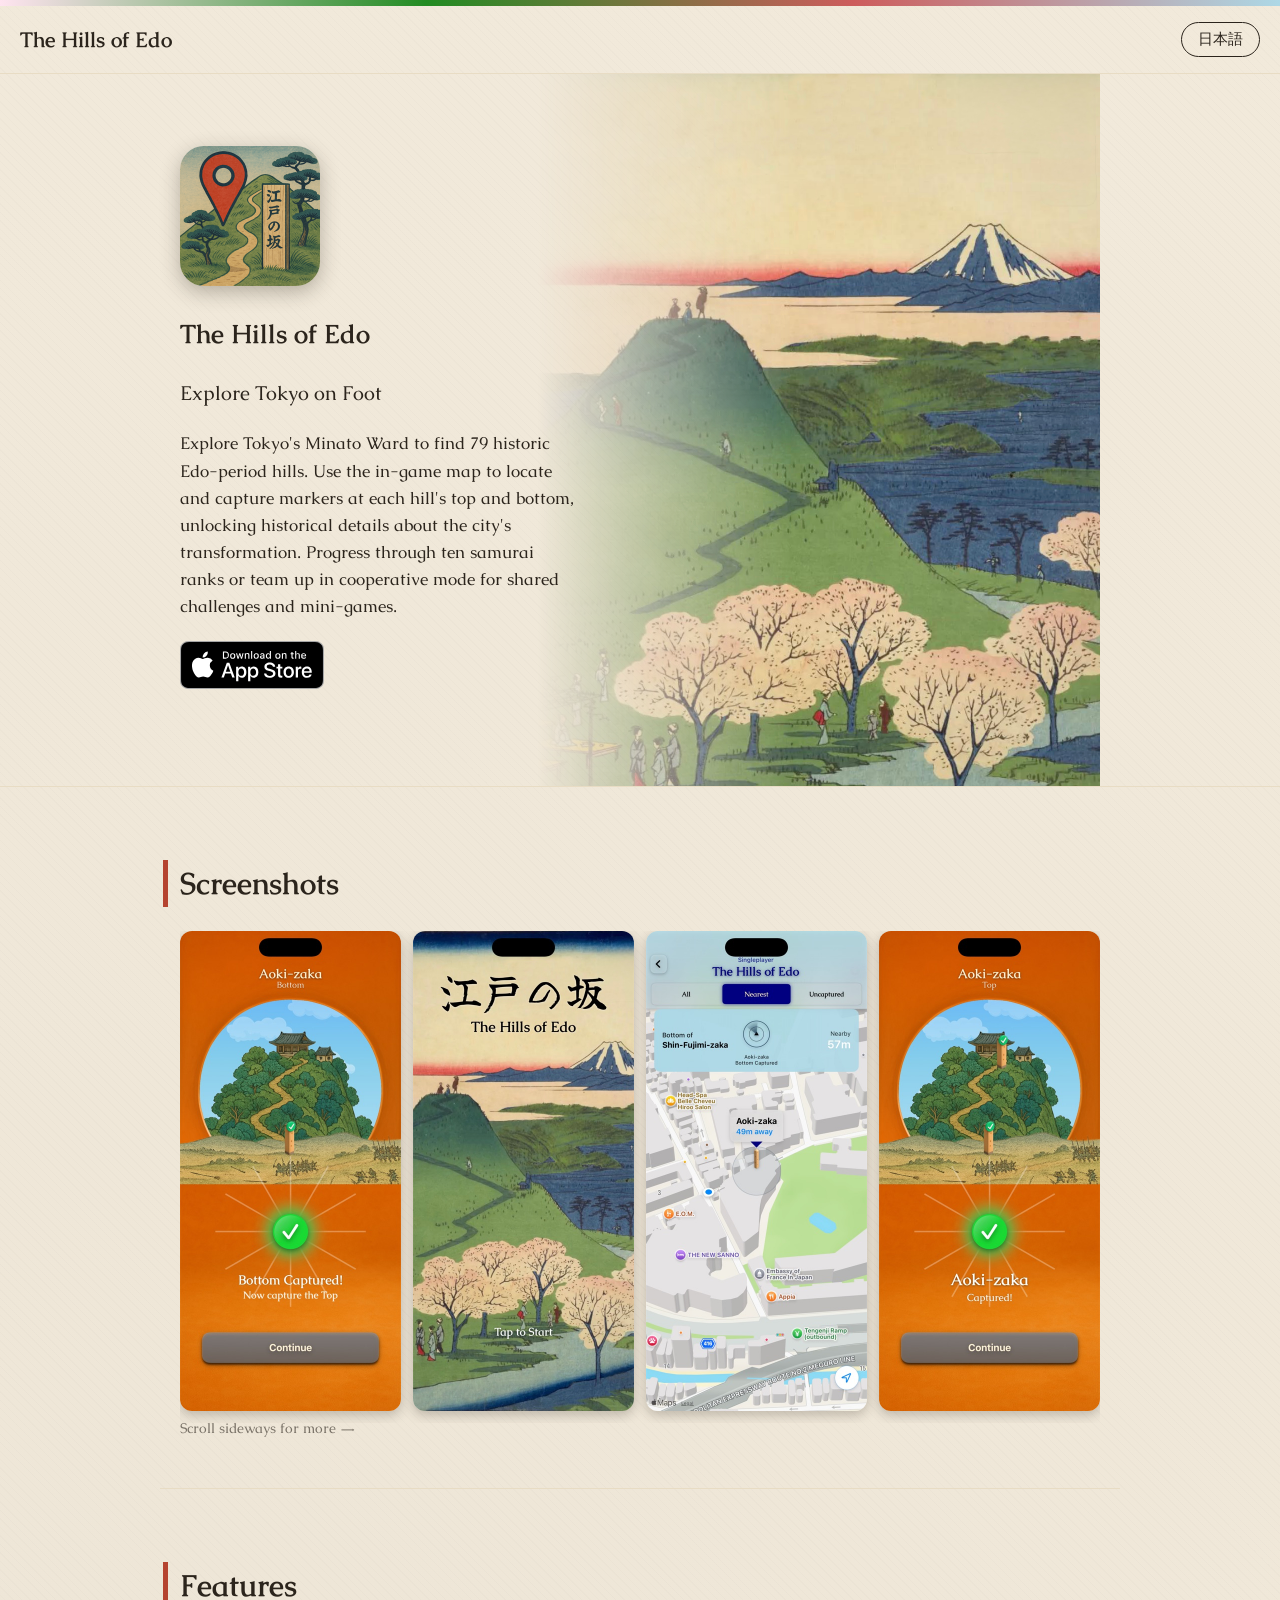
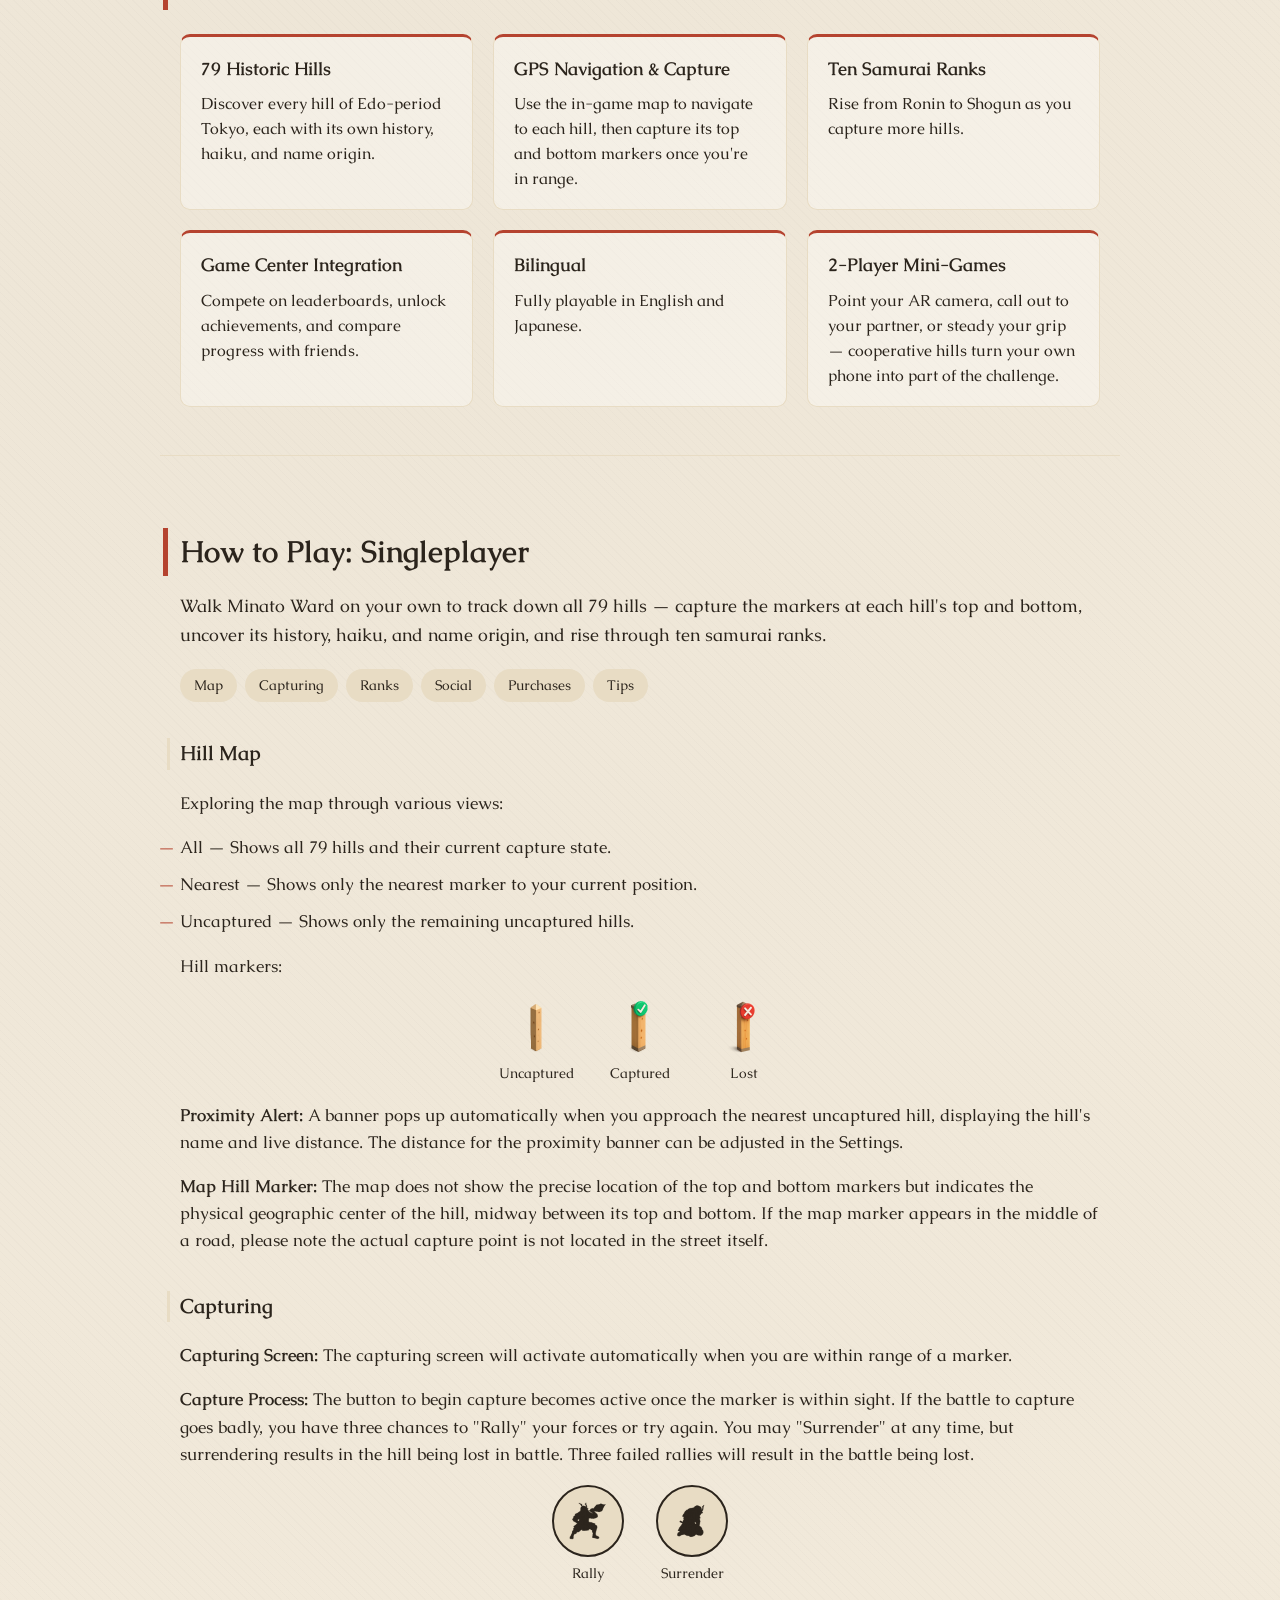
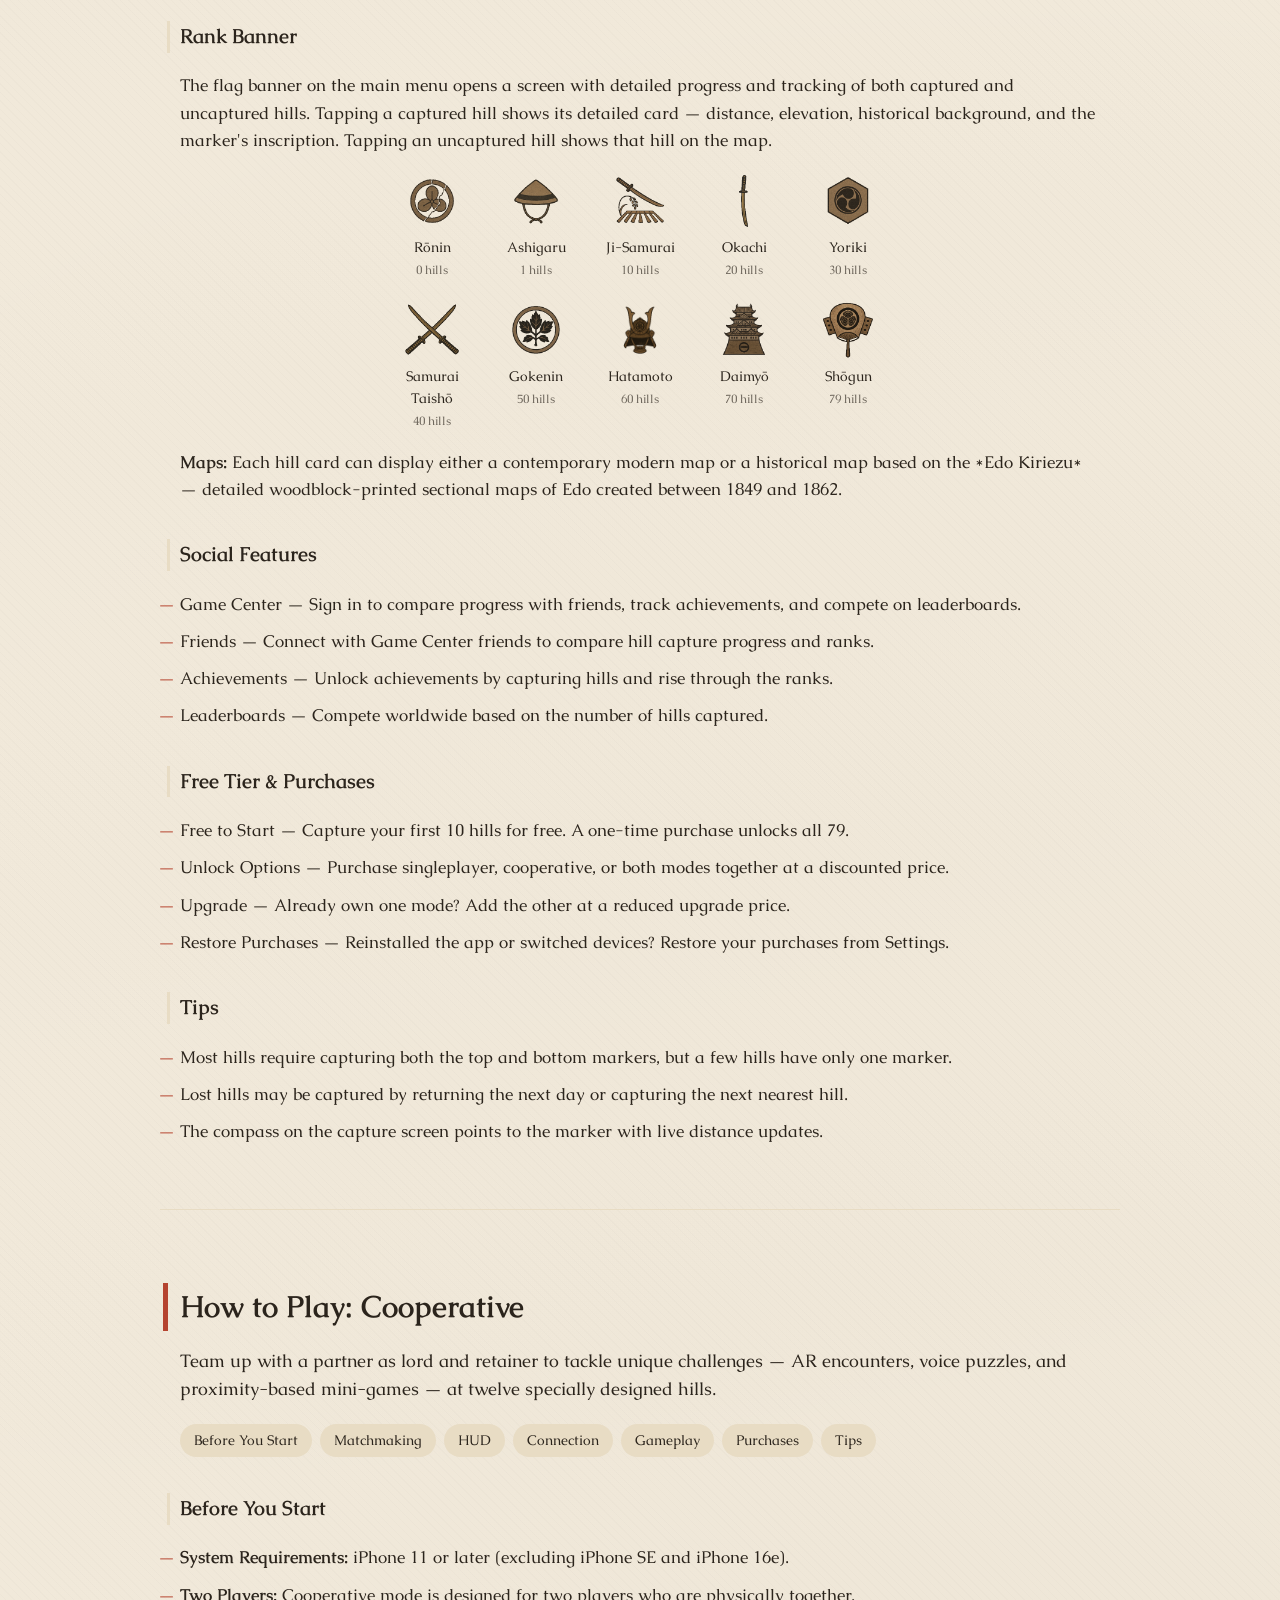
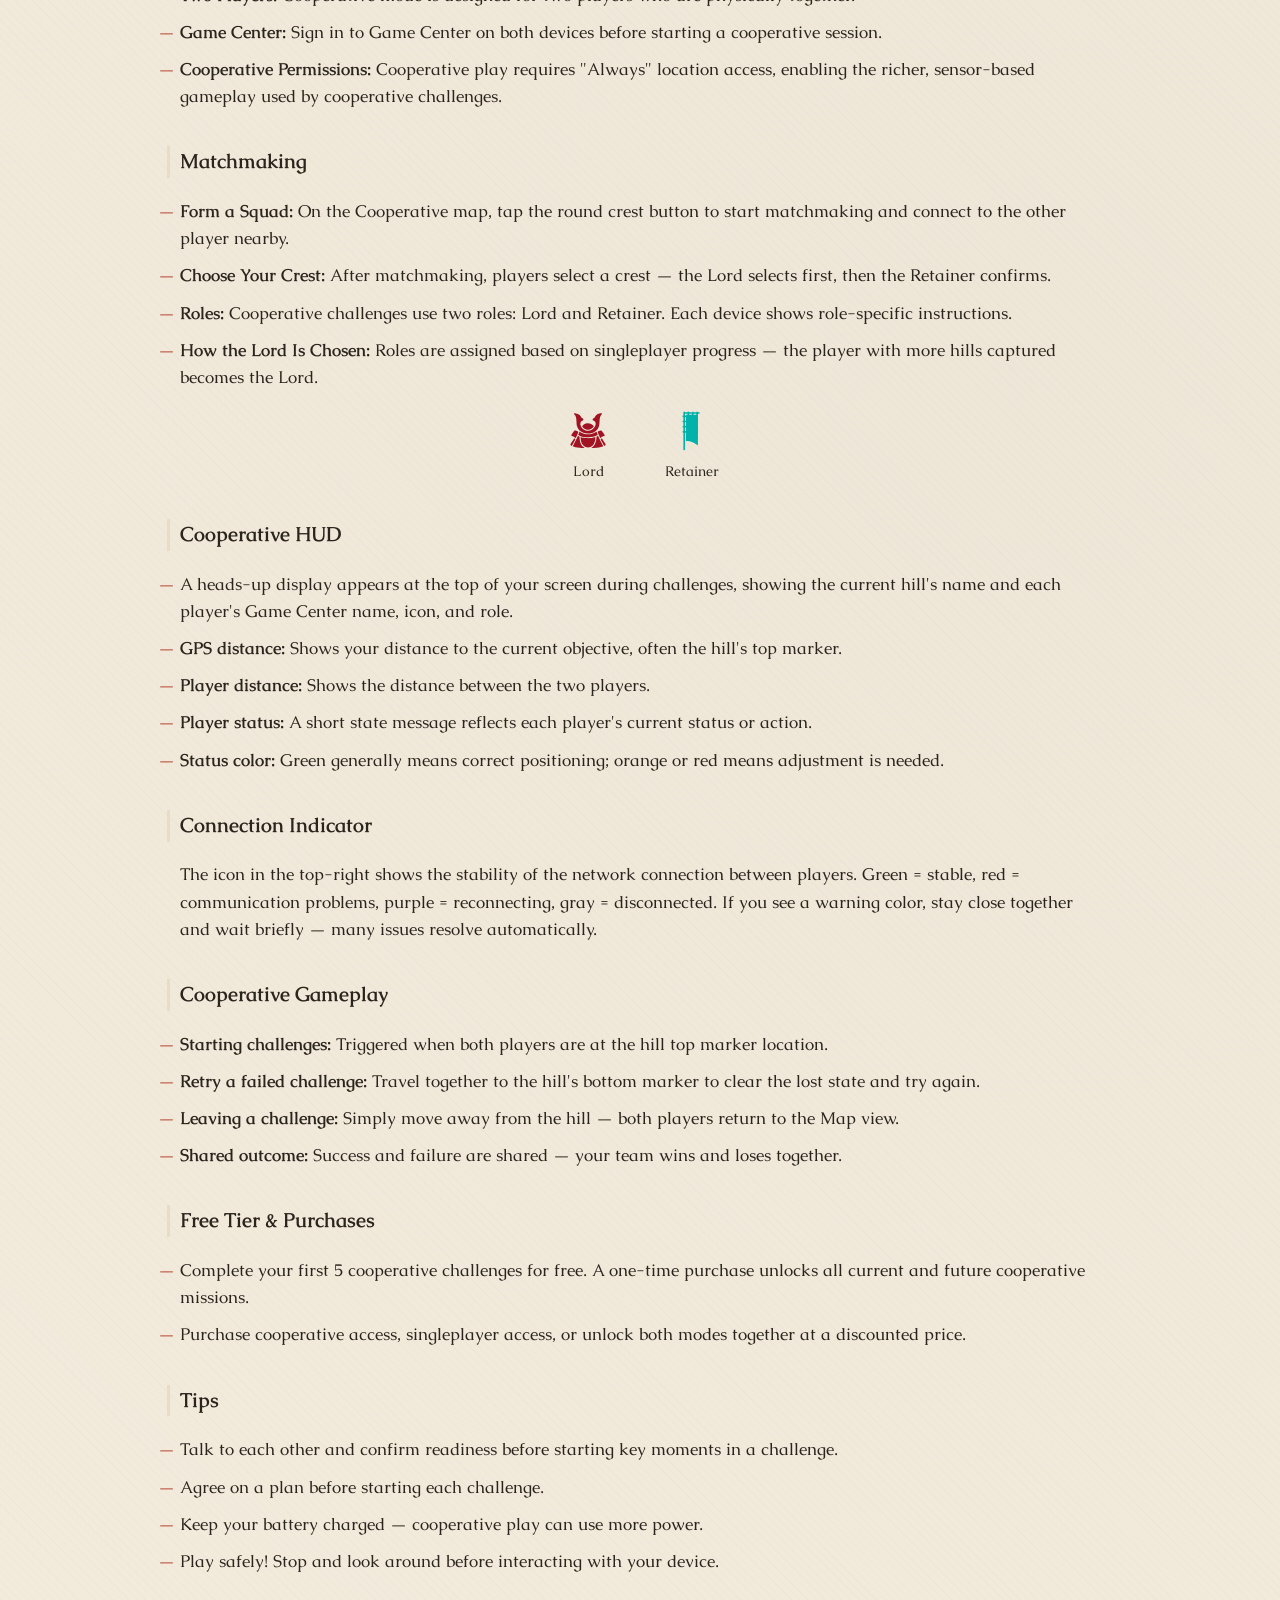
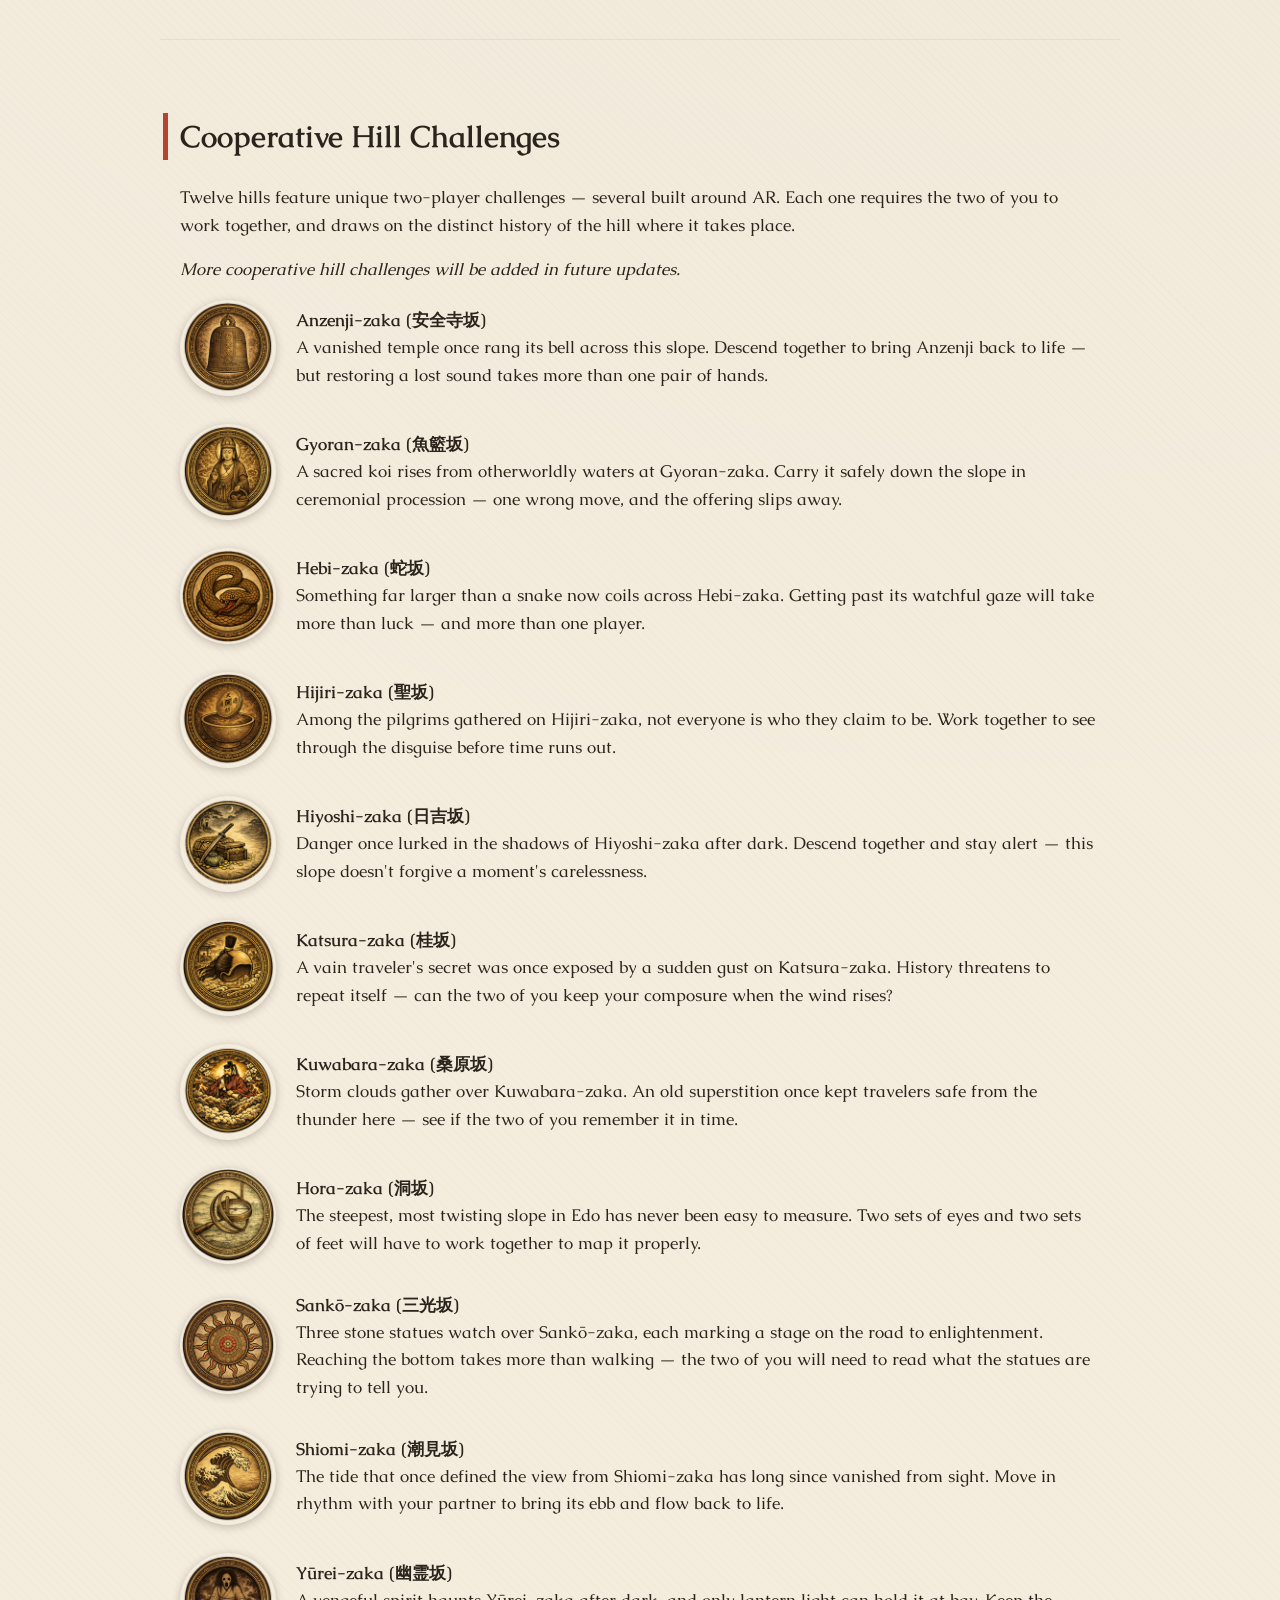
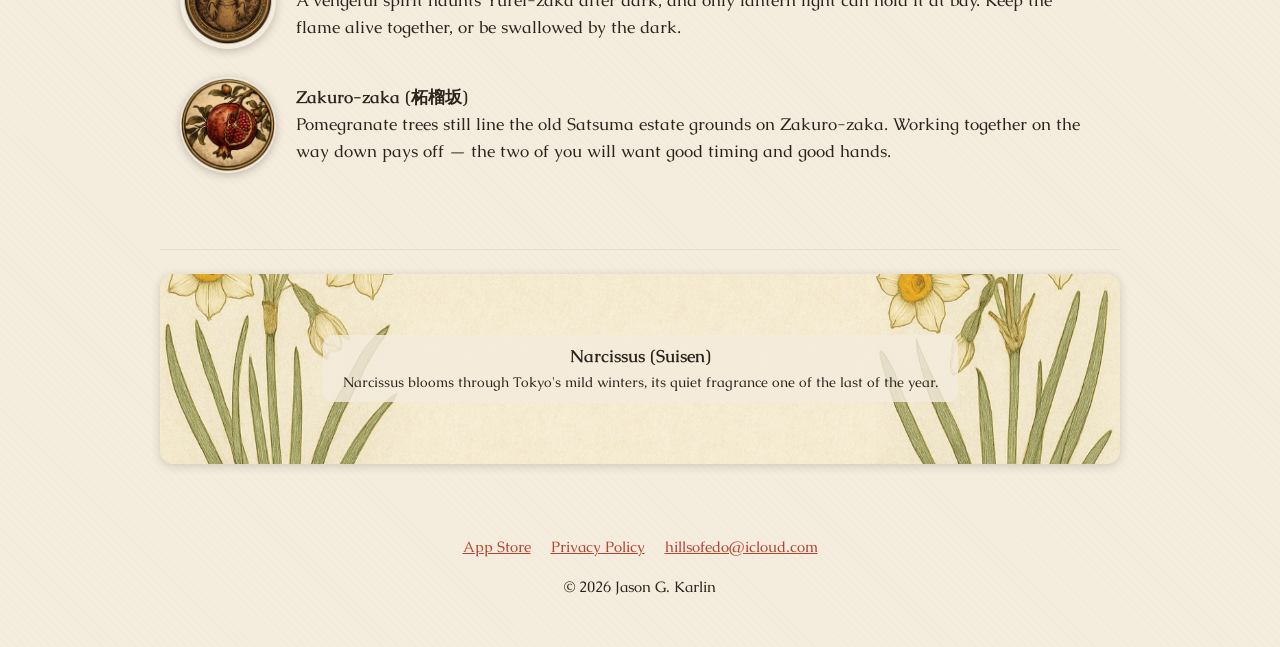
<file: index.html>
<!DOCTYPE html>
<html lang="en">
<head>
  <meta charset="UTF-8">
  <meta name="viewport" content="width=device-width, initial-scale=1.0">
  <title>The Hills of Edo — 江戸の坂</title>
  <meta name="description" content="Explore Tokyo's 79 historic Edo-period hills on foot, solo or in AR cooperative challenges. A walking game for iOS.">
  <link rel="canonical" href="https://jgkarlin.github.io/hillsofedo/">

  <meta property="og:type" content="website">
  <meta property="og:url" content="https://jgkarlin.github.io/hillsofedo/">
  <meta property="og:title" content="The Hills of Edo — 江戸の坂">
  <meta property="og:description" content="Explore Tokyo's 79 historic Edo-period hills on foot, solo or in AR cooperative challenges. A walking game for iOS.">
  <meta property="og:image" content="https://jgkarlin.github.io/hillsofedo/assets/og/social-preview.jpg">
  <meta property="og:image:width" content="1200">
  <meta property="og:image:height" content="630">
  <meta name="twitter:card" content="summary_large_image">
  <meta name="twitter:title" content="The Hills of Edo — 江戸の坂">
  <meta name="twitter:description" content="Explore Tokyo's 79 historic Edo-period hills on foot, solo or in AR cooperative challenges.">
  <meta name="twitter:image" content="https://jgkarlin.github.io/hillsofedo/assets/og/social-preview.jpg">

  <link rel="icon" type="image/png" sizes="32x32" href="assets/icon/favicon-32.png">
  <link rel="icon" type="image/png" sizes="16x16" href="assets/icon/favicon-16.png">
  <link rel="apple-touch-icon" sizes="180x180" href="assets/icon/apple-touch-icon.png">
  <link rel="icon" href="assets/icon/favicon.png">

  <link rel="preconnect" href="https://fonts.googleapis.com">
  <link rel="preconnect" href="https://fonts.gstatic.com" crossorigin>
  <link href="https://fonts.googleapis.com/css2?family=Caudex:wght@400;700&amp;family=Yuji+Syuku&amp;display=swap" rel="stylesheet">

  <link rel="stylesheet" href="css/style.css">

  <script type="application/ld+json">
  {
    "@context": "https://schema.org",
    "@type": "SoftwareApplication",
    "name": "The Hills of Edo",
    "alternateName": "江戸の坂",
    "operatingSystem": "iOS",
    "applicationCategory": "GameApplication",
    "description": "Explore Tokyo's 79 historic Edo-period hills on foot, solo or in AR cooperative challenges.",
    "url": "https://jgkarlin.github.io/hillsofedo/",
    "image": "https://jgkarlin.github.io/hillsofedo/assets/og/social-preview.jpg",
    "author": { "@type": "Person", "name": "Jason G. Karlin" },
    "offers": { "@type": "Offer", "price": "0", "priceCurrency": "USD" }
  }
  </script>
</head>
<body>
  <div class="seasonal-bar"></div>
  <header class="site-header">
    <a class="site-title" href="#hero">
      <span data-lang="en">The Hills of Edo</span>
      <span data-lang="ja">江戸の坂</span>
    </a>
    <button id="lang-toggle" type="button">日本語</button>
  </header>

  <main>
    <section id="hero">
      <div class="hero-bg" aria-hidden="true">
        <img src="assets/hero/cover.jpg" alt="" width="4098" height="6190" loading="eager">
      </div>
      <div class="container hero-text">
        <img src="assets/icon/app-icon.png" alt="The Hills of Edo app icon" width="140" height="140" style="border-radius: 24px; box-shadow: 0 6px 20px rgba(43,36,28,0.3);">
        <h1>
          <span data-lang="en">The Hills of Edo</span>
          <span data-lang="ja">江戸の坂</span>
        </h1>
        <p style="font-size: 1.2rem;">
          <span data-lang="en">Explore Tokyo on Foot</span>
          <span data-lang="ja">港区で楽しむ現地体験</span>
        </p>
        <p>
          <span data-lang="en">Explore Tokyo's Minato Ward to find 79 historic Edo-period hills. Use the in-game map to locate and capture markers at each hill's top and bottom, unlocking historical details about the city's transformation. Progress through ten samurai ranks or team up in cooperative mode for shared challenges and mini-games.</span>
          <span data-lang="ja">東京・港区を歩いて、江戸の面影を残す79の坂を巡ろう。アプリ内の地図を使って各坂に辿り着き、上下の標識を確保するたびに、江戸から現代へと移り変わる東京の歴史が明らかになる。全ての坂を制覇して10の武士の位階を登りつめるもよし、協力モードでパートナーと共にユニークなチャレンジやミニゲームに挑むもよし。</span>
        </p>
        <p class="cta-row">
          <a href="https://apps.apple.com/jp/app/the-hills-of-edo/id6745310935" class="app-store-cta">
            <img data-lang="en" src="assets/badges/app-store-badge-en.svg" alt="Download on the App Store" width="144" height="48">
            <img data-lang="ja" src="assets/badges/app-store-badge-ja.svg" alt="App Storeでダウンロード" width="131" height="48">
          </a>
        </p>
      </div>
    </section>
    <section id="screenshots" class="container">
      <h2>
        <span data-lang="en">Screenshots</span>
        <span data-lang="ja">スクリーンショット</span>
      </h2>
      <div data-lang="en" class="shot-row-wrap">
      <div class="shot-row">
        <img src="assets/screenshots/en/en-01.jpg" alt="Bottom marker of Aoki-zaka captured, prompting the player to capture the Top next" width="442" height="960" loading="lazy" decoding="async" style="height: 480px; border-radius: 12px; box-shadow: 0 4px 12px rgba(43,36,28,0.25);">
        <img src="assets/screenshots/en/en-02.jpg" alt="Title screen with Mt. Fuji and cherry blossoms in a woodblock-print style — tap to start" width="442" height="960" loading="lazy" decoding="async" style="height: 480px; border-radius: 12px; box-shadow: 0 4px 12px rgba(43,36,28,0.25);">
        <img src="assets/screenshots/en/en-03.jpg" alt="Map view showing live distance to the nearest uncaptured hill, Aoki-zaka" width="442" height="960" loading="lazy" decoding="async" style="height: 480px; border-radius: 12px; box-shadow: 0 4px 12px rgba(43,36,28,0.25);">
        <img src="assets/screenshots/en/en-04.jpg" alt="Both top and bottom markers of Aoki-zaka fully captured" width="442" height="960" loading="lazy" decoding="async" style="height: 480px; border-radius: 12px; box-shadow: 0 4px 12px rgba(43,36,28,0.25);">
        <img src="assets/screenshots/en/en-05.jpg" alt="Hill detail card for Aoki-zaka showing distance, elevation, and marker inscription" width="442" height="960" loading="lazy" decoding="async" style="height: 480px; border-radius: 12px; box-shadow: 0 4px 12px rgba(43,36,28,0.25);">
        <img src="assets/screenshots/en/en-06.jpg" alt="Historical background text describing the origin of Aoki-zaka's name" width="442" height="960" loading="lazy" decoding="async" style="height: 480px; border-radius: 12px; box-shadow: 0 4px 12px rgba(43,36,28,0.25);">
        <img src="assets/screenshots/en/en-07.jpg" alt="Rank-up screen showing promotion to the Ashigaru rank" width="442" height="960" loading="lazy" decoding="async" style="height: 480px; border-radius: 12px; box-shadow: 0 4px 12px rgba(43,36,28,0.25);">
        <img src="assets/screenshots/en/en-08.jpg" alt="Collection log showing 1 of 79 hills captured" width="442" height="960" loading="lazy" decoding="async" style="height: 480px; border-radius: 12px; box-shadow: 0 4px 12px rgba(43,36,28,0.25);">
        <img src="assets/screenshots/en/en-09.jpg" alt="Historical Edo-period map overlay for Aoki-zaka" width="442" height="960" loading="lazy" decoding="async" style="height: 480px; border-radius: 12px; box-shadow: 0 4px 12px rgba(43,36,28,0.25);">
        <img src="assets/screenshots/en/en-10.jpg" alt="Main menu showing the Rōnin rank banner with 0 hills captured" width="442" height="960" loading="lazy" decoding="async" style="height: 480px; border-radius: 12px; box-shadow: 0 4px 12px rgba(43,36,28,0.25);">
      </div>
      </div>
      <div data-lang="ja" class="shot-row-wrap">
      <div class="shot-row">
        <img src="assets/screenshots/ja/ja-01.jpg" alt="青木坂の麓の標識を確保した画面。次は頂上の確保を促すメッセージ" width="442" height="960" loading="lazy" decoding="async" style="height: 480px; border-radius: 12px; box-shadow: 0 4px 12px rgba(43,36,28,0.25);">
        <img src="assets/screenshots/ja/ja-02.jpg" alt="富士山と桜を描いた浮世絵風のタイトル画面「タップして開始」" width="442" height="960" loading="lazy" decoding="async" style="height: 480px; border-radius: 12px; box-shadow: 0 4px 12px rgba(43,36,28,0.25);">
        <img src="assets/screenshots/ja/ja-03.jpg" alt="最寄りの未確保の坂、青木坂までの距離をリアルタイムで表示する地図画面" width="442" height="960" loading="lazy" decoding="async" style="height: 480px; border-radius: 12px; box-shadow: 0 4px 12px rgba(43,36,28,0.25);">
        <img src="assets/screenshots/ja/ja-04.jpg" alt="青木坂の上下両方の標識を確保完了した画面" width="442" height="960" loading="lazy" decoding="async" style="height: 480px; border-radius: 12px; box-shadow: 0 4px 12px rgba(43,36,28,0.25);">
        <img src="assets/screenshots/ja/ja-05.jpg" alt="距離・標高・標識の碑文を表示する青木坂の詳細カード" width="442" height="960" loading="lazy" decoding="async" style="height: 480px; border-radius: 12px; box-shadow: 0 4px 12px rgba(43,36,28,0.25);">
        <img src="assets/screenshots/ja/ja-06.jpg" alt="青木坂の名前の由来を説明する歴史解説文" width="442" height="960" loading="lazy" decoding="async" style="height: 480px; border-radius: 12px; box-shadow: 0 4px 12px rgba(43,36,28,0.25);">
        <img src="assets/screenshots/ja/ja-07.jpg" alt="足軽への昇格を示す位階アップ画面" width="442" height="960" loading="lazy" decoding="async" style="height: 480px; border-radius: 12px; box-shadow: 0 4px 12px rgba(43,36,28,0.25);">
        <img src="assets/screenshots/ja/ja-08.jpg" alt="79坂のうち1坂を確保したコレクション記録画面" width="442" height="960" loading="lazy" decoding="async" style="height: 480px; border-radius: 12px; box-shadow: 0 4px 12px rgba(43,36,28,0.25);">
        <img src="assets/screenshots/ja/ja-09.jpg" alt="青木坂の江戸時代の古地図オーバーレイ" width="442" height="960" loading="lazy" decoding="async" style="height: 480px; border-radius: 12px; box-shadow: 0 4px 12px rgba(43,36,28,0.25);">
        <img src="assets/screenshots/ja/ja-10.jpg" alt="浪人の位階と確保数0坂を表示するメインメニューの位階の旗" width="442" height="960" loading="lazy" decoding="async" style="height: 480px; border-radius: 12px; box-shadow: 0 4px 12px rgba(43,36,28,0.25);">
        <img src="assets/screenshots/ja/ja-11.jpg" alt="青木坂の麓の標識を確保した画面（日本語表示）" width="442" height="960" loading="lazy" decoding="async" style="height: 480px; border-radius: 12px; box-shadow: 0 4px 12px rgba(43,36,28,0.25);">
        <img src="assets/screenshots/ja/ja-12.jpg" alt="浪人の位階を示すメインメニューの位階の旗（日本語表示）" width="442" height="960" loading="lazy" decoding="async" style="height: 480px; border-radius: 12px; box-shadow: 0 4px 12px rgba(43,36,28,0.25);">
      </div>
      </div>
      <p class="scroll-note">
        <span data-lang="en">Scroll sideways for more &#8594;</span>
        <span data-lang="ja">横にスクロールしてご覧ください &#8594;</span>
      </p>
    </section>
    <section id="features" class="container">
      <h2>
        <span data-lang="en">Features</span>
        <span data-lang="ja">特徴</span>
      </h2>
      <div class="feature-grid">
        <div class="feature-card">
          <h3><span data-lang="en">79 Historic Hills</span><span data-lang="ja">79の歴史ある坂</span></h3>
          <p><span data-lang="en">Discover every hill of Edo-period Tokyo, each with its own history, haiku, and name origin.</span><span data-lang="ja">江戸時代の東京に残る坂を一つ一つ巡り、それぞれの歴史や由来、俳句を発見しましょう。</span></p>
        </div>
        <div class="feature-card">
          <h3><span data-lang="en">GPS Navigation &amp; Capture</span><span data-lang="ja">GPSナビゲーションで確保</span></h3>
          <p><span data-lang="en">Use the in-game map to navigate to each hill, then capture its top and bottom markers once you're in range.</span><span data-lang="ja">アプリ内の地図で坂へ向かい、標識の近くで上下の標識を確保します。</span></p>
        </div>
        <div class="feature-card">
          <h3><span data-lang="en">Ten Samurai Ranks</span><span data-lang="ja">10の武士の位階</span></h3>
          <p><span data-lang="en">Rise from Ronin to Shogun as you capture more hills.</span><span data-lang="ja">坂を確保するごとに、浪人から将軍へと位階を登りつめます。</span></p>
        </div>
        <div class="feature-card">
          <h3><span data-lang="en">Game Center Integration</span><span data-lang="ja">ゲームセンター連携</span></h3>
          <p><span data-lang="en">Compete on leaderboards, unlock achievements, and compare progress with friends.</span><span data-lang="ja">リーダーボードで競い合い、実績を解除し、友達と進行状況を比較できます。</span></p>
        </div>
        <div class="feature-card">
          <h3><span data-lang="en">Bilingual</span><span data-lang="ja">日本語・英語対応</span></h3>
          <p><span data-lang="en">Fully playable in English and Japanese.</span><span data-lang="ja">日本語と英語、両方で完全にプレイ可能です。</span></p>
        </div>
        <div class="feature-card">
          <h3><span data-lang="en">2-Player Mini-Games</span><span data-lang="ja">2人用協力ミニゲーム</span></h3>
          <p><span data-lang="en">Point your AR camera, call out to your partner, or steady your grip — cooperative hills turn your own phone into part of the challenge.</span><span data-lang="ja">ARカメラを構え、パートナーに声をかけ、手元を安定させる——協力プレイの坂では、スマートフォンそのものがチャレンジの一部になります。</span></p>
        </div>
      </div>
    </section>
    <section id="how-to-play" class="container">
    <h2>
      <span data-lang="en">How to Play: Singleplayer</span>
      <span data-lang="ja">一人用の遊び方</span>
    </h2>
    <p class="section-lede">
      <span data-lang="en">Walk Minato Ward on your own to track down all 79 hills — capture the markers at each hill's top and bottom, uncover its history, haiku, and name origin, and rise through ten samurai ranks.</span>
      <span data-lang="ja">一人で港区を歩き、79の坂すべてを巡ります。各坂の上下の標識を確保し、その歴史や由来、俳句を読み解きながら、10の武士の位階を登りつめます。</span>
    </p>
    <nav class="jump-nav" aria-label="Section navigation">
      <a href="#sp-map"><span data-lang="en">Map</span><span data-lang="ja">地図</span></a>
      <a href="#sp-capturing"><span data-lang="en">Capturing</span><span data-lang="ja">確保</span></a>
      <a href="#sp-ranks"><span data-lang="en">Ranks</span><span data-lang="ja">位階</span></a>
      <a href="#sp-social"><span data-lang="en">Social</span><span data-lang="ja">ソーシャル</span></a>
      <a href="#sp-purchases"><span data-lang="en">Purchases</span><span data-lang="ja">購入</span></a>
      <a href="#sp-tips"><span data-lang="en">Tips</span><span data-lang="ja">ヒント</span></a>
    </nav>

    <h3 id="sp-map"><span data-lang="en">Hill Map</span><span data-lang="ja">地図</span></h3>
    <p><span data-lang="en">Exploring the map through various views:</span><span data-lang="ja">地図の表示方法:</span></p>
    <ul>
      <li><span data-lang="en">All — Shows all 79 hills and their current capture state.</span><span data-lang="ja">すべて — 79本すべての坂とその確保状況を表示します。</span></li>
      <li><span data-lang="en">Nearest — Shows only the nearest marker to your current position.</span><span data-lang="ja">最寄り — 現在位置に最も近い坂のみを表示します。</span></li>
      <li><span data-lang="en">Uncaptured — Shows only the remaining uncaptured hills.</span><span data-lang="ja">未確保 — 未確保の坂のみを表示します。</span></li>
    </ul>
    <p><span data-lang="en">Hill markers:</span><span data-lang="ja">坂の標識:</span></p>
    <div class="icon-row">
      <figure>
        <img src="assets/howto/marker_uncollected.png" alt="Uncaptured marker" width="60" height="60">
        <figcaption><span data-lang="en">Uncaptured</span><span data-lang="ja">未確保</span></figcaption>
      </figure>
      <figure>
        <img src="assets/howto/marker_collected.png" alt="Captured marker" width="60" height="60">
        <figcaption><span data-lang="en">Captured</span><span data-lang="ja">坂確保済み</span></figcaption>
      </figure>
      <figure>
        <img src="assets/howto/marker_lost.png" alt="Lost marker" width="60" height="60">
        <figcaption><span data-lang="en">Lost</span><span data-lang="ja">確保失敗</span></figcaption>
      </figure>
    </div>
    <p>
      <strong><span data-lang="en">Proximity Alert:</span><span data-lang="ja">近接アラート:</span></strong>
      <span data-lang="en">A banner pops up automatically when you approach the nearest uncaptured hill, displaying the hill's name and live distance. The distance for the proximity banner can be adjusted in the Settings.</span>
      <span data-lang="ja">未確保の坂に近づくと、坂の名前と現在地からの距離を示すバナーが表示されます。このアラート距離は設定で調整可能です。</span>
    </p>
    <p>
      <strong><span data-lang="en">Map Hill Marker:</span><span data-lang="ja">地図のマーカー:</span></strong>
      <span data-lang="en">The map does not show the precise location of the top and bottom markers but indicates the physical geographic center of the hill, midway between its top and bottom. If the map marker appears in the middle of a road, please note the actual capture point is not located in the street itself.</span>
      <span data-lang="ja">地図上のマーカーが道路の真ん中に表示されている場合、実際の確保位置は道路自体にはないことに注意してください。地図は坂の頂上と麓の標識の正確な位置を示していませんが、坂の頂上と麓の間の中点にある実際の地理的中心を示しています。</span>
    </p>

    <h3 id="sp-capturing"><span data-lang="en">Capturing</span><span data-lang="ja">確保</span></h3>
    <p>
      <strong><span data-lang="en">Capturing Screen:</span><span data-lang="ja">確保画面:</span></strong>
      <span data-lang="en">The capturing screen will activate automatically when you are within range of a marker.</span>
      <span data-lang="ja">標識の近くまで来ると、確保画面が自動的に表示されます。</span>
    </p>
    <p>
      <strong><span data-lang="en">Capture Process:</span><span data-lang="ja">確保の流れ:</span></strong>
      <span data-lang="en">The button to begin capture becomes active once the marker is within sight. If the battle to capture goes badly, you have three chances to "Rally" your forces or try again. You may "Surrender" at any time, but surrendering results in the hill being lost in battle. Three failed rallies will result in the battle being lost.</span>
      <span data-lang="ja">標識が視界に入ると、確保ボタンが押せるようになります。もし確保の戦況が悪化した場合、あなたは3回まで部隊を「立て直し」て再試行できます。「降伏」すればいつでも確保を諦められますが、降伏するとその坂は一時的に確保不能になります。3回立て直しに失敗すると、その坂での戦いは敗北となります。</span>
    </p>
    <div class="icon-row">
      <figure>
        <div class="action-disc"><div class="action-icon action-icon-rally" role="img" aria-label="Rally"></div></div>
        <figcaption><span data-lang="en">Rally</span><span data-lang="ja">立て直し</span></figcaption>
      </figure>
      <figure>
        <div class="action-disc"><div class="action-icon action-icon-surrender" role="img" aria-label="Surrender"></div></div>
        <figcaption><span data-lang="en">Surrender</span><span data-lang="ja">降伏</span></figcaption>
      </figure>
    </div>

    <h3 id="sp-ranks"><span data-lang="en">Rank Banner</span><span data-lang="ja">位階の旗</span></h3>
    <p>
      <span data-lang="en">The flag banner on the main menu opens a screen with detailed progress and tracking of both captured and uncaptured hills. Tapping a captured hill shows its detailed card — distance, elevation, historical background, and the marker's inscription. Tapping an uncaptured hill shows that hill on the map.</span>
      <span data-lang="ja">メインメニューののぼり旗は、確保済みおよび未確保の坂の詳細な進行状況と記録を表示するボタンです。確保済みの坂をタップすると、距離、標高、歴史的背景、標識の碑文などの情報が記載された詳細カードが表示されます。未確保の坂をタップすると、その坂が地図に表示されます。</span>
    </p>
    <div class="icon-row rank-row">
      <figure>
        <img src="assets/howto/ronin.png" alt="Rōnin rank" width="70" height="70">
        <figcaption><span data-lang="en">Rōnin</span><span data-lang="ja">浪人</span><br><span class="rank-count"><span data-lang="en">0 hills</span><span data-lang="ja">0坂</span></span></figcaption>
      </figure>
      <figure>
        <img src="assets/howto/ashigaru.png" alt="Ashigaru rank" width="70" height="70">
        <figcaption><span data-lang="en">Ashigaru</span><span data-lang="ja">足軽</span><br><span class="rank-count"><span data-lang="en">1 hills</span><span data-lang="ja">1坂</span></span></figcaption>
      </figure>
      <figure>
        <img src="assets/howto/jisamurai.png" alt="Ji-Samurai rank" width="70" height="70">
        <figcaption><span data-lang="en">Ji-Samurai</span><span data-lang="ja">地侍</span><br><span class="rank-count"><span data-lang="en">10 hills</span><span data-lang="ja">10坂</span></span></figcaption>
      </figure>
      <figure>
        <img src="assets/howto/okachi.png" alt="Okachi rank" width="70" height="70">
        <figcaption><span data-lang="en">Okachi</span><span data-lang="ja">徒士</span><br><span class="rank-count"><span data-lang="en">20 hills</span><span data-lang="ja">20坂</span></span></figcaption>
      </figure>
      <figure>
        <img src="assets/howto/yoriki.png" alt="Yoriki rank" width="70" height="70">
        <figcaption><span data-lang="en">Yoriki</span><span data-lang="ja">与力</span><br><span class="rank-count"><span data-lang="en">30 hills</span><span data-lang="ja">30坂</span></span></figcaption>
      </figure>
      <figure>
        <img src="assets/howto/samuraitaisho.png" alt="Samurai Taishō rank" width="70" height="70">
        <figcaption><span data-lang="en">Samurai Taishō</span><span data-lang="ja">侍大将</span><br><span class="rank-count"><span data-lang="en">40 hills</span><span data-lang="ja">40坂</span></span></figcaption>
      </figure>
      <figure>
        <img src="assets/howto/gokenin.png" alt="Gokenin rank" width="70" height="70">
        <figcaption><span data-lang="en">Gokenin</span><span data-lang="ja">御家人</span><br><span class="rank-count"><span data-lang="en">50 hills</span><span data-lang="ja">50坂</span></span></figcaption>
      </figure>
      <figure>
        <img src="assets/howto/hatamoto.png" alt="Hatamoto rank" width="70" height="70">
        <figcaption><span data-lang="en">Hatamoto</span><span data-lang="ja">旗本</span><br><span class="rank-count"><span data-lang="en">60 hills</span><span data-lang="ja">60坂</span></span></figcaption>
      </figure>
      <figure>
        <img src="assets/howto/daimyo.png" alt="Daimyō rank" width="70" height="70">
        <figcaption><span data-lang="en">Daimyō</span><span data-lang="ja">大名</span><br><span class="rank-count"><span data-lang="en">70 hills</span><span data-lang="ja">70坂</span></span></figcaption>
      </figure>
      <figure>
        <img src="assets/howto/shogun.png" alt="Shōgun rank" width="70" height="70">
        <figcaption><span data-lang="en">Shōgun</span><span data-lang="ja">将軍</span><br><span class="rank-count"><span data-lang="en">79 hills</span><span data-lang="ja">79坂</span></span></figcaption>
      </figure>
    </div>
    <p>
      <strong><span data-lang="en">Maps:</span><span data-lang="ja">地図:</span></strong>
      <span data-lang="en">Each hill card can display either a contemporary modern map or a historical map based on the *Edo Kiriezu* — detailed woodblock-printed sectional maps of Edo created between 1849 and 1862.</span>
      <span data-lang="ja">各坂カードでは、現代の地図または古地図のいずれかを表示できます。古地図は「江戸切絵図」に基づいており、これは1849年から1862年にかけて作成された、江戸の詳細な木版刷りの分割地図です。</span>
    </p>

    <h3 id="sp-social"><span data-lang="en">Social Features</span><span data-lang="ja">ソーシャル機能</span></h3>
    <ul>
      <li><span data-lang="en">Game Center — Sign in to compare progress with friends, track achievements, and compete on leaderboards.</span><span data-lang="ja">ゲームセンター — サインインすることで、友達との進行状況の比較、実績の追跡、リーダーボードでの競争が可能になります。</span></li>
      <li><span data-lang="en">Friends — Connect with Game Center friends to compare hill capture progress and ranks.</span><span data-lang="ja">友達機能 — ゲームセンターの友達とつながり、お互いの坂の確保進行状況や位階を比較できます。</span></li>
      <li><span data-lang="en">Achievements — Unlock achievements by capturing hills and rise through the ranks.</span><span data-lang="ja">実績システム — 坂を確保したり特定の目標を達成したりすることで実績を解除できます。</span></li>
      <li><span data-lang="en">Leaderboards — Compete worldwide based on the number of hills captured.</span><span data-lang="ja">リーダーボード — ゲームセンターのリーダーボードで友達や世界中のプレイヤーと確保した坂の数を競い合えます。</span></li>
    </ul>

    <h3 id="sp-purchases"><span data-lang="en">Free Tier & Purchases</span><span data-lang="ja">無料版と購入</span></h3>
    <ul>
      <li><span data-lang="en">Free to Start — Capture your first 10 hills for free. A one-time purchase unlocks all 79.</span><span data-lang="ja">無料でスタート — 最初の10坂は無料で確保できます。その後、一度の購入で全79坂がアンロックされます。</span></li>
      <li><span data-lang="en">Unlock Options — Purchase singleplayer, cooperative, or both modes together at a discounted price.</span><span data-lang="ja">アンロックオプション — 一人用アクセス、協力アクセス、または割引価格で両モードをまとめてアンロックできます。</span></li>
      <li><span data-lang="en">Upgrade — Already own one mode? Add the other at a reduced upgrade price.</span><span data-lang="ja">アップグレード — すでに一つのモードをお持ちですか？もう一つを割引アップグレード価格で追加できます。</span></li>
      <li><span data-lang="en">Restore Purchases — Reinstalled the app or switched devices? Restore your purchases from Settings.</span><span data-lang="ja">購入を復元 — アプリを再インストールしたりデバイスを変更しましたか？設定から購入を復元できます。</span></li>
    </ul>

    <h3 id="sp-tips"><span data-lang="en">Tips</span><span data-lang="ja">ヒント</span></h3>
    <ul>
      <li><span data-lang="en">Most hills require capturing both the top and bottom markers, but a few hills have only one marker.</span><span data-lang="ja">多くの坂は頂上と麓の両方の標識を確保する必要がありますが、一部の坂には標識が一つしかありません。</span></li>
      <li><span data-lang="en">Lost hills may be captured by returning the next day or capturing the next nearest hill.</span><span data-lang="ja">一度確保に失敗したか降伏した坂は、翌日になるか、他の未確保の坂を確保することで再挑戦できるようになります。</span></li>
      <li><span data-lang="en">The compass on the capture screen points to the marker with live distance updates.</span><span data-lang="ja">確保画面のコンパスは標識の方向と距離（リアルタイム更新）を示しています。</span></li>
    </ul>
  </section>
  <section id="how-to-play-coop" class="container">
    <h2>
      <span data-lang="en">How to Play: Cooperative</span>
      <span data-lang="ja">協力の遊び方</span>
    </h2>
    <p class="section-lede">
      <span data-lang="en">Team up with a partner as lord and retainer to tackle unique challenges — AR encounters, voice puzzles, and proximity-based mini-games — at twelve specially designed hills.</span>
      <span data-lang="ja">パートナーと主君・家臣として協力し、AR、音声認識、位置連携などを使ったユニークなチャレンジに、特別に設計された12の坂で挑みます。</span>
    </p>
    <nav class="jump-nav" aria-label="Section navigation">
      <a href="#coop-start"><span data-lang="en">Before You Start</span><span data-lang="ja">始める前に</span></a>
      <a href="#coop-matchmaking"><span data-lang="en">Matchmaking</span><span data-lang="ja">マッチメイク</span></a>
      <a href="#coop-hud"><span data-lang="en">HUD</span><span data-lang="ja">HUD</span></a>
      <a href="#coop-connection"><span data-lang="en">Connection</span><span data-lang="ja">接続</span></a>
      <a href="#coop-gameplay"><span data-lang="en">Gameplay</span><span data-lang="ja">プレイ</span></a>
      <a href="#coop-purchases"><span data-lang="en">Purchases</span><span data-lang="ja">購入</span></a>
      <a href="#coop-tips"><span data-lang="en">Tips</span><span data-lang="ja">ヒント</span></a>
    </nav>

    <h3 id="coop-start"><span data-lang="en">Before You Start</span><span data-lang="ja">始める前に</span></h3>
    <ul>
      <li><strong><span data-lang="en">System Requirements:</span><span data-lang="ja">必要な端末:</span></strong> <span data-lang="en">iPhone 11 or later (excluding iPhone SE and iPhone 16e).</span><span data-lang="ja">iPhone 11以降（iPhone SEとiPhone 16eを除く）。</span></li>
      <li><strong><span data-lang="en">Two Players:</span><span data-lang="ja">二人で協力:</span></strong> <span data-lang="en">Cooperative mode is designed for two players who are physically together.</span><span data-lang="ja">協力モードは、同じ場所にいる二人でプレイすることを前提としています。</span></li>
      <li><strong><span data-lang="en">Game Center:</span><span data-lang="ja">ゲームセンター:</span></strong> <span data-lang="en">Sign in to Game Center on both devices before starting a cooperative session.</span><span data-lang="ja">協力セッションを始める前に、両方の端末でゲームセンターにサインインしてください。</span></li>
      <li><strong><span data-lang="en">Cooperative Permissions:</span><span data-lang="ja">協力モードの初回許可:</span></strong> <span data-lang="en">Cooperative play requires "Always" location access, enabling the richer, sensor-based gameplay used by cooperative challenges.</span><span data-lang="ja">協力プレイには位置情報の「常に許可」が必要です。これらの許可により、センサーを活用したより豊かな協力チャレンジが楽しめます。</span></li>
    </ul>

    <h3 id="coop-matchmaking"><span data-lang="en">Matchmaking</span><span data-lang="ja">マッチメイク</span></h3>
    <ul>
      <li><strong><span data-lang="en">Form a Squad:</span><span data-lang="ja">隊を編成する:</span></strong> <span data-lang="en">On the Cooperative map, tap the round crest button to start matchmaking and connect to the other player nearby.</span><span data-lang="ja">協力マップ上で丸い家紋ボタンをタップすると、マッチメイキングが始まり、近くにいるプレイヤーと接続できます。</span></li>
      <li><strong><span data-lang="en">Choose Your Crest:</span><span data-lang="ja">家紋を選ぶ:</span></strong> <span data-lang="en">After matchmaking, players select a crest — the Lord selects first, then the Retainer confirms.</span><span data-lang="ja">マッチング完了後、家紋を選びます。主君が先に選択し、その後家臣が確認・決定します。</span></li>
      <li><strong><span data-lang="en">Roles:</span><span data-lang="ja">役割:</span></strong> <span data-lang="en">Cooperative challenges use two roles: Lord and Retainer. Each device shows role-specific instructions.</span><span data-lang="ja">協力チャレンジには二つの役割があります：主君と家臣。端末ごとに役割に応じた指示が表示されます。</span></li>
      <li><strong><span data-lang="en">How the Lord Is Chosen:</span><span data-lang="ja">主君の決まり方:</span></strong> <span data-lang="en">Roles are assigned based on singleplayer progress — the player with more hills captured becomes the Lord.</span><span data-lang="ja">役割は一人用モードの進行状況に基づいて決まります。より多くの坂を確保しているプレイヤーが主君となります。</span></li>
    </ul>
    <div class="icon-row">
      <figure>
        <div class="role-icon role-icon-lord" role="img" aria-label="Lord"></div>
        <figcaption><span data-lang="en">Lord</span><span data-lang="ja">主君</span></figcaption>
      </figure>
      <figure>
        <div class="role-icon role-icon-retainer" role="img" aria-label="Retainer"></div>
        <figcaption><span data-lang="en">Retainer</span><span data-lang="ja">家臣</span></figcaption>
      </figure>
    </div>

    <h3 id="coop-hud"><span data-lang="en">Cooperative HUD</span><span data-lang="ja">協力HUD</span></h3>
    <ul>
      <li><span data-lang="en">A heads-up display appears at the top of your screen during challenges, showing the current hill's name and each player's Game Center name, icon, and role.</span><span data-lang="ja">協力チャレンジ中は、画面上部にHUDが表示され、現在挑戦中の坂の名前と、二人のGame Center名・アイコン・役割が確認できます。</span></li>
      <li><strong><span data-lang="en">GPS distance:</span><span data-lang="ja">GPS距離:</span></strong> <span data-lang="en">Shows your distance to the current objective, often the hill's top marker.</span><span data-lang="ja">現在の目標までの距離を表示します。多くの場合、坂の頂上の標識までの距離です。</span></li>
      <li><strong><span data-lang="en">Player distance:</span><span data-lang="ja">プレイヤー間距離:</span></strong> <span data-lang="en">Shows the distance between the two players.</span><span data-lang="ja">二人の間の距離を表示します。</span></li>
      <li><strong><span data-lang="en">Player status:</span><span data-lang="ja">プレイヤーステータス:</span></strong> <span data-lang="en">A short state message reflects each player's current status or action.</span><span data-lang="ja">各プレイヤーの現在の状態や行動を反映する短い状態メッセージを表示します。</span></li>
      <li><strong><span data-lang="en">Status color:</span><span data-lang="ja">ステータス色:</span></strong> <span data-lang="en">Green generally means correct positioning; orange or red means adjustment is needed.</span><span data-lang="ja">一般に緑は条件を満たしていることを示し、オレンジや赤は位置調整が必要なことを示します。</span></li>
    </ul>

    <h3 id="coop-connection"><span data-lang="en">Connection Indicator</span><span data-lang="ja">接続表示</span></h3>
    <p><span data-lang="en">The icon in the top-right shows the stability of the network connection between players. Green = stable, red = communication problems, purple = reconnecting, gray = disconnected. If you see a warning color, stay close together and wait briefly — many issues resolve automatically.</span><span data-lang="ja">右上のアイコンは、二人のプレイヤー間のネットワーク接続の安定性を示します。緑は安定した接続、赤は通信の問題、紫は再接続中、グレーは切断を意味します。アイコンが警告色になったときは、できるだけ近づいて少し待ちましょう。多くの問題は自動的に解消されます。</span></p>

    <h3 id="coop-gameplay"><span data-lang="en">Cooperative Gameplay</span><span data-lang="ja">協力プレイ</span></h3>
    <ul>
      <li><strong><span data-lang="en">Starting challenges:</span><span data-lang="ja">チャレンジの開始:</span></strong> <span data-lang="en">Triggered when both players are at the hill top marker location.</span><span data-lang="ja">協力チャレンジは、二人が坂の頂上にある標識の場所に揃うと始まります。</span></li>
      <li><strong><span data-lang="en">Retry a failed challenge:</span><span data-lang="ja">失敗したチャレンジを再挑戦:</span></strong> <span data-lang="en">Travel together to the hill's bottom marker to clear the lost state and try again.</span><span data-lang="ja">仲間と一緒に坂の麓にある標識まで移動すれば、失敗状態をリセットして再挑戦できます。</span></li>
      <li><strong><span data-lang="en">Leaving a challenge:</span><span data-lang="ja">チャレンジから退出:</span></strong> <span data-lang="en">Simply move away from the hill — both players return to the Map view.</span><span data-lang="ja">坂から離れれば退出できます。退出すると、二人とも地図画面に戻ります。</span></li>
      <li><strong><span data-lang="en">Shared outcome:</span><span data-lang="ja">結果は共有:</span></strong> <span data-lang="en">Success and failure are shared — your team wins and loses together.</span><span data-lang="ja">成功も失敗も二人で分かち合います。</span></li>
    </ul>

    <h3 id="coop-purchases"><span data-lang="en">Free Tier & Purchases</span><span data-lang="ja">無料版と購入</span></h3>
    <ul>
      <li><span data-lang="en">Complete your first 5 cooperative challenges for free. A one-time purchase unlocks all current and future cooperative missions.</span><span data-lang="ja">最初の5つの協力チャレンジは無料で完了できます。その後、一度の購入で現在および将来のすべての協力ミッションがアンロックされます。</span></li>
      <li><span data-lang="en">Purchase cooperative access, singleplayer access, or unlock both modes together at a discounted price.</span><span data-lang="ja">協力アクセス、一人用アクセス、または割引価格で両モードをまとめてアンロックできます。</span></li>
    </ul>

    <h3 id="coop-tips"><span data-lang="en">Tips</span><span data-lang="ja">ヒント</span></h3>
    <ul>
      <li><span data-lang="en">Talk to each other and confirm readiness before starting key moments in a challenge.</span><span data-lang="ja">チャレンジ中の重要な場面では、互いに準備ができているか確認してから進めましょう。</span></li>
      <li><span data-lang="en">Agree on a plan before starting each challenge.</span><span data-lang="ja">チャレンジを始める前に、二人で作戦を決めておきましょう。</span></li>
      <li><span data-lang="en">Keep your battery charged — cooperative play can use more power.</span><span data-lang="ja">協力プレイはバッテリー消費が多くなりがちです。十分に充電しておきましょう。</span></li>
      <li><span data-lang="en">Play safely! Stop and look around before interacting with your device.</span><span data-lang="ja">安全にプレイしましょう！端末を操作する前に、立ち止まって周囲を確認してください。</span></li>
    </ul>
  </section>
    <section id="coop-hills" class="container">
    <h2>
      <span data-lang="en">Cooperative Hill Challenges</span>
      <span data-lang="ja">協力チャレンジの坂</span>
    </h2>
    <p>
      <span data-lang="en">Twelve hills feature unique two-player challenges — several built around AR. Each one requires the two of you to work together, and draws on the distinct history of the hill where it takes place.</span>
      <span data-lang="ja">12の坂に、二人用のユニークなチャレンジが用意されています（いくつかはARを使用）。いずれも二人の協力が欠かせず、その坂ならではの歴史を体感できる内容になっています。</span>
    </p>
    <p><em><span data-lang="en">More cooperative hill challenges will be added in future updates.</span><span data-lang="ja">今後のアップデートで、協力チャレンジの坂が追加されます。</span></em></p>

    <ul>
      <li class="hill-card">
        <img src="assets/coop-icons/hill-2.png" alt="Anzenji-zaka achievement icon" class="hill-icon" width="72" height="72">
        <div>
          <strong><span data-lang="en">Anzenji-zaka (安全寺坂)</span><span data-lang="ja">安全寺坂</span></strong><br>
          <span data-lang="en">A vanished temple once rang its bell across this slope. Descend together to bring Anzenji back to life — but restoring a lost sound takes more than one pair of hands.</span>
          <span data-lang="ja">この坂にはかつて江戸中に響いた寺の鐘があった。失われた安全寺を二人で蘇らせよう——消えた音を取り戻すには、一人の力だけでは足りない。</span>
        </div>
      </li>
      <li class="hill-card">
        <img src="assets/coop-icons/hill-10.png" alt="Gyoran-zaka achievement icon" class="hill-icon" width="72" height="72">
        <div>
          <strong><span data-lang="en">Gyoran-zaka (魚籃坂)</span><span data-lang="ja">魚籃坂</span></strong><br>
          <span data-lang="en">A sacred koi rises from otherworldly waters at Gyoran-zaka. Carry it safely down the slope in ceremonial procession — one wrong move, and the offering slips away.</span>
          <span data-lang="ja">魚籃坂では、常世の水底から神聖な鯉が現れる。荘厳な行列で坂を下り、その供物を無事に届けよう——気を抜けば、鯉は逃げてしまう。</span>
        </div>
      </li>
      <li class="hill-card">
        <img src="assets/coop-icons/hill-11.png" alt="Hebi-zaka achievement icon" class="hill-icon" width="72" height="72">
        <div>
          <strong><span data-lang="en">Hebi-zaka (蛇坂)</span><span data-lang="ja">蛇坂</span></strong><br>
          <span data-lang="en">Something far larger than a snake now coils across Hebi-zaka. Getting past its watchful gaze will take more than luck — and more than one player.</span>
          <span data-lang="ja">蛇坂には、蛇よりもずっと大きな何かが今も巻きついている。その鋭い視線をかいくぐるには、運だけでは足りない——そして、一人だけでも足りない。</span>
        </div>
      </li>
      <li class="hill-card">
        <img src="assets/coop-icons/hill-12.png" alt="Hijiri-zaka achievement icon" class="hill-icon" width="72" height="72">
        <div>
          <strong><span data-lang="en">Hijiri-zaka (聖坂)</span><span data-lang="ja">聖坂</span></strong><br>
          <span data-lang="en">Among the pilgrims gathered on Hijiri-zaka, not everyone is who they claim to be. Work together to see through the disguise before time runs out.</span>
          <span data-lang="ja">聖坂に集まった巡礼者たちの中に、素性を偽る者が紛れている。刻限が来る前に、二人で真贋を見極めよう。</span>
        </div>
      </li>
      <li class="hill-card">
        <img src="assets/coop-icons/hill-15.png" alt="Hiyoshi-zaka achievement icon" class="hill-icon" width="72" height="72">
        <div>
          <strong><span data-lang="en">Hiyoshi-zaka (日吉坂)</span><span data-lang="ja">日吉坂</span></strong><br>
          <span data-lang="en">Danger once lurked in the shadows of Hiyoshi-zaka after dark. Descend together and stay alert — this slope doesn't forgive a moment's carelessness.</span>
          <span data-lang="ja">日吉坂には、日が暮れると危険が潜んでいたという。二人で油断なく坂を下ろう——一瞬の隙も許されない。</span>
        </div>
      </li>
      <li class="hill-card">
        <img src="assets/coop-icons/hill-25.png" alt="Katsura-zaka achievement icon" class="hill-icon" width="72" height="72">
        <div>
          <strong><span data-lang="en">Katsura-zaka (桂坂)</span><span data-lang="ja">桂坂</span></strong><br>
          <span data-lang="en">A vain traveler's secret was once exposed by a sudden gust on Katsura-zaka. History threatens to repeat itself — can the two of you keep your composure when the wind rises?</span>
          <span data-lang="ja">かつて桂坂では、突然の風が旅人の秘密を暴いたという。二人は同じ運命を繰り返さずに済むか——風が吹き始めたとき、平静を保てるかが鍵となる。</span>
        </div>
      </li>
      <li class="hill-card">
        <img src="assets/coop-icons/hill-33.png" alt="Kuwabara-zaka achievement icon" class="hill-icon" width="72" height="72">
        <div>
          <strong><span data-lang="en">Kuwabara-zaka (桑原坂)</span><span data-lang="ja">桑原坂</span></strong><br>
          <span data-lang="en">Storm clouds gather over Kuwabara-zaka. An old superstition once kept travelers safe from the thunder here — see if the two of you remember it in time.</span>
          <span data-lang="ja">桑原坂に嵐の気配が近づく。かつてこの地には、雷から旅人を守る言い伝えがあったという——二人でその言葉を思い出せるか。</span>
        </div>
      </li>
      <li class="hill-card">
        <img src="assets/coop-icons/hill-34.png" alt="Hora-zaka achievement icon" class="hill-icon" width="72" height="72">
        <div>
          <strong><span data-lang="en">Hora-zaka (洞坂)</span><span data-lang="ja">洞坂</span></strong><br>
          <span data-lang="en">The steepest, most twisting slope in Edo has never been easy to measure. Two sets of eyes and two sets of feet will have to work together to map it properly.</span>
          <span data-lang="ja">江戸で最も急で曲がりくねった坂は、これまで正確に測るのが難しかった。二人の目と二人の足を合わせなければ、この坂を測り切ることはできない。</span>
        </div>
      </li>
      <li class="hill-card">
        <img src="assets/coop-icons/hill-50.png" alt="Sankō-zaka achievement icon" class="hill-icon" width="72" height="72">
        <div>
          <strong><span data-lang="en">Sankō-zaka (三光坂)</span><span data-lang="ja">三光坂</span></strong><br>
          <span data-lang="en">Three stone statues watch over Sankō-zaka, each marking a stage on the road to enlightenment. Reaching the bottom takes more than walking — the two of you will need to read what the statues are trying to tell you.</span>
          <span data-lang="ja">三光坂に佇む三体の石像が、悟りへの道の各段階を見守っている。坂を下りきるには、ただ歩くだけでは足りない——石像が語りかける何かを、二人で読み解く必要がある。</span>
        </div>
      </li>
      <li class="hill-card">
        <img src="assets/coop-icons/hill-58.png" alt="Shiomi-zaka achievement icon" class="hill-icon" width="72" height="72">
        <div>
          <strong><span data-lang="en">Shiomi-zaka (潮見坂)</span><span data-lang="ja">潮見坂</span></strong><br>
          <span data-lang="en">The tide that once defined the view from Shiomi-zaka has long since vanished from sight. Move in rhythm with your partner to bring its ebb and flow back to life.</span>
          <span data-lang="ja">潮見坂からかつて見えた潮の満ち引きは、今はもう見えない。二人で息を合わせて動き、その流れをもう一度感じ取ろう。</span>
        </div>
      </li>
      <li class="hill-card">
        <img src="assets/coop-icons/hill-77.png" alt="Yūrei-zaka achievement icon" class="hill-icon" width="72" height="72">
        <div>
          <strong><span data-lang="en">Yūrei-zaka (幽霊坂)</span><span data-lang="ja">幽霊坂</span></strong><br>
          <span data-lang="en">A vengeful spirit haunts Yūrei-zaka after dark, and only lantern light can hold it at bay. Keep the flame alive together, or be swallowed by the dark.</span>
          <span data-lang="ja">夜の幽霊坂には怨霊が棲みつき、灯火の光だけがそれを退ける。二人で灯りを絶やさぬよう協力せよ——さもなくば、闇に飲まれる。</span>
        </div>
      </li>
      <li class="hill-card">
        <img src="assets/coop-icons/hill-78.png" alt="Zakuro-zaka achievement icon" class="hill-icon" width="72" height="72">
        <div>
          <strong><span data-lang="en">Zakuro-zaka (柘榴坂)</span><span data-lang="ja">柘榴坂</span></strong><br>
          <span data-lang="en">Pomegranate trees still line the old Satsuma estate grounds on Zakuro-zaka. Working together on the way down pays off — the two of you will want good timing and good hands.</span>
          <span data-lang="ja">柘榴坂には、かつての薩摩藩邸に植えられた柘榴の樹が今も並ぶ。坂を下りながら息を合わせれば、きっと実りがある——タイミングと呼吸が鍵となる。</span>
        </div>
      </li>
    </ul>
  </section>

  <section id="flower-of-month" class="container">
    <div class="flower-band" id="flower-band">
      <div class="flower-text" data-month="1">
        <h4><span data-lang="en">Camellia (Tsubaki)</span><span data-lang="ja">椿</span></h4>
        <p><span data-lang="en">Camellia blooms through the coldest months, its bold red petals a rare spot of color against winter's grey.</span><span data-lang="ja">冬の寒さの中に咲く椿は、灰色の景色に映える鮮やかな赤い花を咲かせる。</span></p>
      </div>
      <div class="flower-text" data-month="2">
        <h4><span data-lang="en">Plum Blossom (Ume)</span><span data-lang="ja">梅</span></h4>
        <p><span data-lang="en">Plum blossoms are the first flowers of the year in Edo, opening while snow may still linger on the branches.</span><span data-lang="ja">梅は江戸で一年の最初に咲く花で、枝にまだ雪が残る頃に開花する。</span></p>
      </div>
      <div class="flower-text" data-month="3">
        <h4><span data-lang="en">Cherry Blossom (Sakura)</span><span data-lang="ja">桜</span></h4>
        <p><span data-lang="en">Cherry blossoms sweep across Tokyo each spring, their fleeting beauty long celebrated with hanami gatherings.</span><span data-lang="ja">桜は春の東京を彩り、その儚い美しさは古くから花見で愛でられてきた。</span></p>
      </div>
      <div class="flower-text" data-month="4">
        <h4><span data-lang="en">Wisteria (Fuji)</span><span data-lang="ja">藤</span></h4>
        <p><span data-lang="en">Wisteria drapes in cascading violet clusters each April, a favorite subject of Edo-period woodblock prints.</span><span data-lang="ja">藤は4月になると紫の房を垂らして咲き、江戸時代の浮世絵にもたびたび描かれた。</span></p>
      </div>
      <div class="flower-text" data-month="5">
        <h4><span data-lang="en">Azalea (Tsutsuji)</span><span data-lang="ja">つつじ</span></h4>
        <p><span data-lang="en">Azaleas blanket Tokyo's hillsides in May, once cultivated so widely in Edo that whole neighborhoods were named for them.</span><span data-lang="ja">つつじは5月に東京の坂道を彩り、江戸時代には栽培が盛んで町名の由来にもなった。</span></p>
      </div>
      <div class="flower-text" data-month="6">
        <h4><span data-lang="en">Hydrangea (Ajisai)</span><span data-lang="ja">紫陽花</span></h4>
        <p><span data-lang="en">Hydrangea marks the rainy season, its blue petals said to shift in hue with the soil beneath them.</span><span data-lang="ja">紫陽花は梅雨の訪れを告げる花で、土壌によって色合いが変わるといわれている。</span></p>
      </div>
      <div class="flower-text" data-month="7">
        <h4><span data-lang="en">Morning Glory (Asagao)</span><span data-lang="ja">朝顔</span></h4>
        <p><span data-lang="en">Morning glories open at dawn and close by noon — Edo's Iriya district still holds a festival in their honor every July.</span><span data-lang="ja">朝顔は夜明けに咲き昼には閉じる花で、入谷では今も7月に朝顔まつりが開かれる。</span></p>
      </div>
      <div class="flower-text" data-month="8">
        <h4><span data-lang="en">Sunflower (Himawari)</span><span data-lang="ja">ひまわり</span></h4>
        <p><span data-lang="en">Sunflowers turn to follow the summer sun, their bright faces a modern symbol of Tokyo's hottest month.</span><span data-lang="ja">ひまわりは夏の太陽を追うように咲き、東京の最も暑い月を象徴する花となっている。</span></p>
      </div>
      <div class="flower-text" data-month="9">
        <h4><span data-lang="en">Fragrant Olive (Kinmokusei)</span><span data-lang="ja">金木犀</span></h4>
        <p><span data-lang="en">Fragrant olive announces autumn's arrival with a sweet scent, often noticed before its small orange blossoms are seen.</span><span data-lang="ja">金木犀は小さな橙色の花が目に入る前に、甘い香りで秋の訪れを知らせる。</span></p>
      </div>
      <div class="flower-text" data-month="10">
        <h4><span data-lang="en">Cosmos</span><span data-lang="ja">コスモス</span></h4>
        <p><span data-lang="en">Cosmos sway through October fields, their name borrowed from the Greek word for harmony — fitting for autumn's gentle close.</span><span data-lang="ja">コスモスは10月の野を揺れながら彩り、その名は調和を意味するギリシャ語に由来する。</span></p>
      </div>
      <div class="flower-text" data-month="11">
        <h4><span data-lang="en">Maple Leaves (Momiji)</span><span data-lang="ja">紅葉</span></h4>
        <p><span data-lang="en">Maple leaves turn brilliant red and gold in November, drawing crowds to Tokyo's gardens for centuries of autumn viewing.</span><span data-lang="ja">紅葉は11月に赤や黄金色へと色づき、何世紀にもわたり東京の庭園に人々を惹きつけてきた。</span></p>
      </div>
      <div class="flower-text" data-month="12">
        <h4><span data-lang="en">Narcissus (Suisen)</span><span data-lang="ja">水仙</span></h4>
        <p><span data-lang="en">Narcissus blooms through Tokyo's mild winters, its quiet fragrance one of the last of the year.</span><span data-lang="ja">水仙は東京の穏やかな冬に咲き、その静かな香りは一年の締めくくりを彩る。</span></p>
      </div>
    </div>
  </section>
  </main>

  <footer class="site-footer container">
    <p>
      <a href="https://apps.apple.com/jp/app/the-hills-of-edo/id6745310935">
        <span data-lang="en">App Store</span><span data-lang="ja">App Store</span>
      </a>
      <a href="privacy.html">
        <span data-lang="en">Privacy Policy</span><span data-lang="ja">プライバシーポリシー</span>
      </a>
      <a href="mailto:hillsofedo@icloud.com">hillsofedo@icloud.com</a>
    </p>
    <p>&copy; 2026 Jason G. Karlin</p>
  </footer>

  <script src="js/language.js"></script>
  <script src="js/flowers.js"></script>
</body>
</html>
</file>
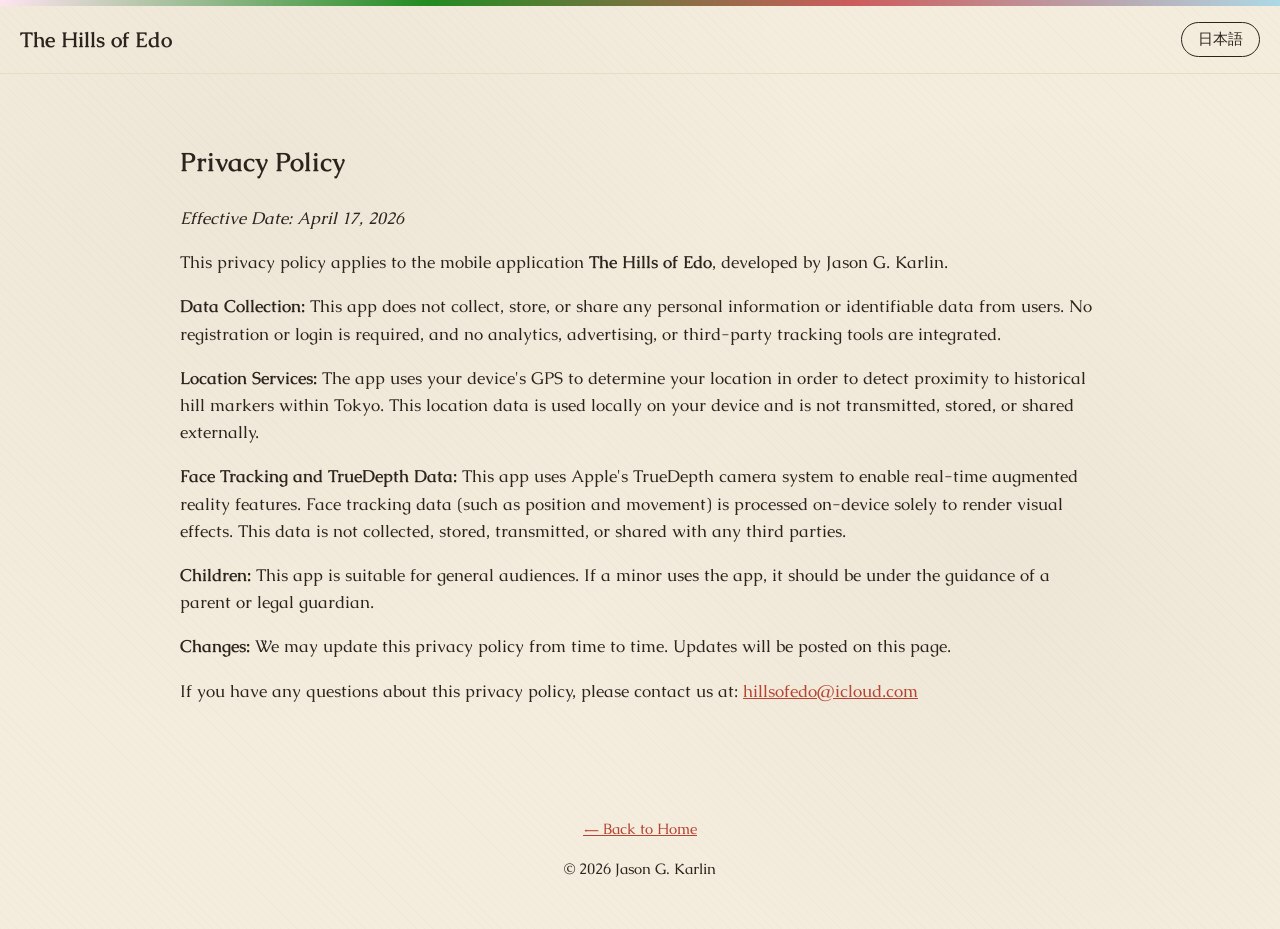
<file: privacy.html>
<!DOCTYPE html>
<html lang="en">
<head>
  <meta charset="UTF-8">
  <meta name="viewport" content="width=device-width, initial-scale=1.0">
  <title>Privacy Policy — The Hills of Edo / プライバシーポリシー</title>
  <meta name="description" content="Privacy policy for The Hills of Edo iOS app.">
  <link rel="canonical" href="https://jgkarlin.github.io/hillsofedo/privacy.html">

  <meta property="og:type" content="website">
  <meta property="og:url" content="https://jgkarlin.github.io/hillsofedo/privacy.html">
  <meta property="og:title" content="Privacy Policy — The Hills of Edo">
  <meta property="og:description" content="Privacy policy for The Hills of Edo iOS app.">
  <meta property="og:image" content="https://jgkarlin.github.io/hillsofedo/assets/og/social-preview.jpg">
  <meta name="twitter:card" content="summary">
  <meta name="twitter:image" content="https://jgkarlin.github.io/hillsofedo/assets/og/social-preview.jpg">

  <link rel="icon" type="image/png" sizes="32x32" href="assets/icon/favicon-32.png">
  <link rel="icon" type="image/png" sizes="16x16" href="assets/icon/favicon-16.png">
  <link rel="apple-touch-icon" sizes="180x180" href="assets/icon/apple-touch-icon.png">
  <link rel="icon" href="assets/icon/favicon.png">

  <link rel="preconnect" href="https://fonts.googleapis.com">
  <link rel="preconnect" href="https://fonts.gstatic.com" crossorigin>
  <link href="https://fonts.googleapis.com/css2?family=Caudex:wght@400;700&amp;family=Yuji+Syuku&amp;display=swap" rel="stylesheet">

  <link rel="stylesheet" href="css/style.css">
</head>
<body>
  <div class="seasonal-bar"></div>
  <header class="site-header">
    <a class="site-title" href="index.html">
      <span data-lang="en">The Hills of Edo</span>
      <span data-lang="ja">江戸の坂</span>
    </a>
    <button id="lang-toggle" type="button">日本語</button>
  </header>

  <main>
    <section class="container">
      <h1>
        <span data-lang="en">Privacy Policy</span>
        <span data-lang="ja">プライバシーポリシー</span>
      </h1>
      <p><em><span data-lang="en">Effective Date: April 17, 2026</span><span data-lang="ja">発効日：2026年4月17日</span></em></p>

      <div data-lang="en">
        <p>This privacy policy applies to the mobile application <strong>The Hills of Edo</strong>, developed by Jason G. Karlin.</p>

        <p><strong>Data Collection:</strong> This app does not collect, store, or share any personal information or identifiable data from users. No registration or login is required, and no analytics, advertising, or third-party tracking tools are integrated.</p>

        <p><strong>Location Services:</strong> The app uses your device's GPS to determine your location in order to detect proximity to historical hill markers within Tokyo. This location data is used locally on your device and is not transmitted, stored, or shared externally.</p>

        <p><strong>Face Tracking and TrueDepth Data:</strong> This app uses Apple's TrueDepth camera system to enable real-time augmented reality features. Face tracking data (such as position and movement) is processed on-device solely to render visual effects. This data is not collected, stored, transmitted, or shared with any third parties.</p>

        <p><strong>Children:</strong> This app is suitable for general audiences. If a minor uses the app, it should be under the guidance of a parent or legal guardian.</p>

        <p><strong>Changes:</strong> We may update this privacy policy from time to time. Updates will be posted on this page.</p>

        <p>If you have any questions about this privacy policy, please contact us at: <a href="mailto:hillsofedo@icloud.com">hillsofedo@icloud.com</a></p>
      </div>

      <div data-lang="ja">
        <p>本プライバシーポリシーは、ジェイソン・G・カーリンが開発したモバイルアプリ「江戸の坂」に適用されます。</p>

        <p><strong>個人情報の収集：</strong>本アプリは、ユーザーの個人情報や識別可能なデータを収集・保存・共有しません。登録やログインは不要で、広告や解析、サードパーティのトラッキングツールも一切使用しておりません。</p>

        <p><strong>位置情報の使用：</strong>このアプリは、東京23区内における歴史的な坂の近接状況を判定するため、端末のGPS機能を使用します。取得された位置情報は端末内でのみ利用され、外部に送信・保存・共有されることはありません。</p>

        <p><strong>顔追跡およびTrueDepthデータ：</strong>本アプリは、リアルタイムの拡張現実（AR）機能を提供するために、AppleのTrueDepthカメラシステムを使用します。顔の位置や動きなどの顔追跡データは、視覚効果を描画する目的に限り、端末上で処理されます。これらのデータは収集、保存、送信されることはなく、第三者と共有されることもありません。</p>

        <p><strong>未成年の利用：</strong>本アプリは一般向けに設計されています。未成年の方が利用する場合は、保護者の同意と監督のもとでご利用ください。</p>

        <p><strong>変更について：</strong>プライバシーポリシーは随時更新されることがあります。変更があった場合はこのページに掲載します。</p>

        <p>プライバシーポリシーに関するお問い合わせは以下のメールアドレスまでご連絡ください：<a href="mailto:hillsofedo@icloud.com">hillsofedo@icloud.com</a></p>
      </div>
    </section>
  </main>

  <footer class="site-footer container">
    <p><a href="index.html"><span data-lang="en">← Back to Home</span><span data-lang="ja">← ホームに戻る</span></a></p>
    <p>&copy; 2026 Jason G. Karlin</p>
  </footer>

  <script src="js/language.js"></script>
</body>
</html>
</file>
<file: css/style.css>
/* Hills of Edo — promotional site styles
   Palette derived from the app's own HillSeason.swift seasonal colors
   and the sumi-ink tone used in HowToPlayView.swift's ActionButton. */

:root {
  --ink: #2b241c;
  --washi: #f4ecdd;
  --washi-dark: #e8dcc4;
  --vermillion: #b5432f;

  --spring: rgb(255, 228, 240);
  --summer: rgb(34, 139, 34);
  --autumn: rgb(205, 92, 92);
  --winter: rgb(173, 216, 230);

  --font-heading-en: 'Caudex', serif;
  --font-heading-ja: 'Yuji Syuku', serif;
  --font-body: 'Caudex', serif;

  --max-width: 960px;
  /* Body text fills the same content column as the screenshot row,
     feature grid, and headings — one column, one width, page-wide. */
  --measure: none;
}

* { box-sizing: border-box; }

html, body {
  margin: 0;
  padding: 0;
  background-color: var(--washi);
  color: var(--ink);
  font-family: var(--font-body);
  font-size: 17px;
  line-height: 1.6;
}

p {
  max-width: var(--measure);
}
footer.site-footer p {
  max-width: none;
}

body {
  background-image:
    radial-gradient(circle at 20% 20%, rgba(43, 36, 28, 0.03) 0, transparent 45%),
    radial-gradient(circle at 80% 60%, rgba(43, 36, 28, 0.03) 0, transparent 40%),
    repeating-linear-gradient(45deg, rgba(43, 36, 28, 0.015) 0px, rgba(43, 36, 28, 0.015) 1px, transparent 1px, transparent 6px);
}

/* Bilingual visibility toggle */
[data-lang-active="en"] [data-lang="ja"] { display: none; }
[data-lang-active="ja"] [data-lang="en"] { display: none; }
html:not([data-lang-active]) [data-lang="ja"] { display: none; } /* default before JS runs */

.container {
  max-width: var(--max-width);
  margin: 0 auto;
  padding-left: 20px;
  padding-right: 20px;
}

/* Custom list markers everywhere (replace default browser bullets) */
ul:not(#coop-hills ul) {
  list-style: none;
  margin: 0 0 16px;
  padding: 0;
  max-width: var(--measure);
}
ul:not(#coop-hills ul) li {
  position: relative;
  padding-left: 0;
  margin-bottom: 10px;
}
/* Marker hangs in the gutter so list TEXT starts on the same left edge
   as paragraph text — one column, one left edge. */
ul:not(#coop-hills ul) li::before {
  content: '—';
  color: var(--vermillion);
  position: absolute;
  left: -22px;
}

.feature-grid {
  display: grid;
  grid-template-columns: repeat(auto-fit, minmax(240px, 1fr));
  gap: 20px;
}
.feature-card {
  background: rgba(255, 255, 255, 0.35);
  border: 1px solid var(--washi-dark);
  border-top: 3px solid var(--vermillion);
  border-radius: 10px;
  padding: 18px 20px;
}
.feature-card h3 {
  font-size: 1.05rem;
  margin: 0 0 8px;
  border: none;
  padding: 0;
}
.feature-card p {
  margin: 0;
  font-size: 0.92rem;
  color: var(--ink);
  max-width: none;
}

/* Accent bar hangs in the gutter; heading text lands on the shared edge. */
h3 {
  border-left: 3px solid var(--washi-dark);
  padding-left: 10px;
  margin-top: 36px;
  margin-left: -13px;
}

/* Scroll affordance lives in text below the heading, not as an overlay:
   a gradient painted over the last screenshot reads as a damaged image. */
.scroll-note {
  margin: -6px 0 0;
  font-size: 0.85rem;
  color: var(--ink);
  opacity: 0.6;
}
.shot-row {
  display: flex;
  gap: 12px;
  overflow-x: auto;
  padding-bottom: 12px;
  scrollbar-width: thin;
  scrollbar-color: var(--vermillion) var(--washi-dark);
}
.shot-row::-webkit-scrollbar {
  height: 7px;
}
.shot-row::-webkit-scrollbar-track {
  background: var(--washi-dark);
  border-radius: 4px;
}
.shot-row::-webkit-scrollbar-thumb {
  background: var(--vermillion);
  border-radius: 4px;
}

.icon-row {
  display: flex;
  flex-wrap: wrap;
  justify-content: center;
  gap: 20px;
  margin: 16px auto;
  max-width: 500px;
}
.icon-row figure {
  margin: 0;
  display: flex;
  flex-direction: column;
  align-items: center;
  gap: 6px;
  flex: 0 0 auto;
  width: 84px;
  text-align: center;
}
.rank-count {
  font-size: 0.72rem;
  color: var(--ink);
  opacity: 0.65;
}
.action-disc {
  width: 72px;
  height: 72px;
  border-radius: 50%;
  background: var(--washi-dark);
  border: 2px solid var(--ink);
  display: flex;
  align-items: center;
  justify-content: center;
}
.action-icon {
  width: 38px;
  height: 38px;
  background-color: var(--ink);
  -webkit-mask-size: contain;
  mask-size: contain;
  -webkit-mask-repeat: no-repeat;
  mask-repeat: no-repeat;
  -webkit-mask-position: center;
  mask-position: center;
}
.action-icon-rally { -webkit-mask-image: url('../assets/howto/rallying.png'); mask-image: url('../assets/howto/rallying.png'); }
.action-icon-surrender { -webkit-mask-image: url('../assets/howto/surrendering.png'); mask-image: url('../assets/howto/surrendering.png'); }

.role-icon {
  width: 48px;
  height: 48px;
  -webkit-mask-size: contain;
  mask-size: contain;
  -webkit-mask-repeat: no-repeat;
  mask-repeat: no-repeat;
  -webkit-mask-position: center;
  mask-position: center;
}
.role-icon-lord {
  background-color: #A11323;
  -webkit-mask-image: url('../assets/howto/lord.svg');
  mask-image: url('../assets/howto/lord.svg');
}
.role-icon-retainer {
  background-color: #00B2A9;
  -webkit-mask-image: url('../assets/howto/retainer.svg');
  mask-image: url('../assets/howto/retainer.svg');
}

.icon-row img {
  width: 60px;
  height: 60px;
  object-fit: contain;
}
.icon-row figcaption {
  font-size: 0.8rem;
  color: var(--ink);
}

#coop-hills ul {
  list-style: none;
  margin: 0;
  padding: 0;
}
.hill-card {
  display: flex;
  align-items: center;
  gap: 20px;
  margin-bottom: 28px;
}
.hill-icon {
  flex: 0 0 auto;
  width: 96px;
  height: 96px;
  border-radius: 50%;
  box-shadow: 0 2px 8px rgba(43,36,28,0.25);
}

#flower-of-month {
  padding: 24px 0;
}
.flower-band {
  position: relative;
  height: 150px;
  border-radius: 14px;
  background-size: cover;
  background-position: center;
  overflow: hidden;
  box-shadow: 0 2px 10px rgba(43,36,28,0.18);
  display: flex;
  align-items: center;
  justify-content: center;
}
.flower-text {
  display: none;
  background: rgba(244, 236, 221, 0.82);
  border-radius: 10px;
  padding: 8px 20px;
  text-align: center;
  max-width: 90%;
}
.flower-text.flower-visible {
  display: block;
}
.flower-text h4 {
  margin: 0 0 2px;
  font-family: var(--font-heading-en);
  font-size: 1rem;
  color: var(--ink);
}
html[data-lang-active="ja"] .flower-text h4 {
  font-family: var(--font-heading-ja);
}
.flower-text p {
  margin: 0;
  font-size: 0.8rem;
  color: var(--ink);
}
@media (min-width: 640px) {
  .flower-band { height: 190px; }
}

.seasonal-bar {
  height: 6px;
  width: 100%;
  background: linear-gradient(90deg, var(--spring), var(--summer), var(--autumn), var(--winter));
}

header.site-header {
  display: flex;
  align-items: center;
  justify-content: space-between;
  padding: 16px 20px;
  border-bottom: 1px solid var(--washi-dark);
}

.site-title {
  font-family: var(--font-heading-en);
  font-weight: 700;
  font-size: 1.25rem;
  color: var(--ink);
  text-decoration: none;
}
html[data-lang-active="ja"] .site-title { font-family: var(--font-heading-ja); }

#lang-toggle {
  font-family: var(--font-body);
  background: transparent;
  border: 1px solid var(--ink);
  color: var(--ink);
  border-radius: 999px;
  padding: 6px 16px;
  cursor: pointer;
  font-size: 0.9rem;
}
#lang-toggle:hover { background: var(--vermillion); color: var(--washi); border-color: var(--vermillion); }

section {
  padding: 48px 0;
  border-bottom: 1px solid var(--washi-dark);
}
section:last-of-type { border-bottom: none; }

#hero {
  position: relative;
  padding: 0;
  overflow: hidden;
  min-height: 620px;
  display: flex;
  align-items: center;
  border-bottom: 1px solid var(--washi-dark);
}
.hero-bg {
  position: absolute;
  top: 0;
  bottom: 0;
  left: 42%;
  /* Right edge lands exactly on the shared content column edge, so the
     art aligns with the screenshot row and the text above/below it.
     50% - (half container - container padding) = 50% - (480 - 20). */
  right: max(20px, calc(50% - 460px));
  overflow: hidden;
  z-index: 0;
  /* The only effect on this element: one soft fade-in on the left.
     Do not stack a second mask or an overlay gradient on top of it. */
  mask-image: linear-gradient(to right, transparent 0%, black 45%);
  -webkit-mask-image: linear-gradient(to right, transparent 0%, black 45%);
}
.hero-bg img {
  width: 102%;
  height: 100%;
  object-fit: cover;
  object-position: 38% 32%;
}
.hero-text {
  position: relative;
  z-index: 1;
  width: 100%;
  padding-top: 72px;
  padding-bottom: 72px;
}
/* Top banner text uses the same full content column as every other
   section — no separate narrower measure. */
.hero-text > * {
  max-width: var(--measure);
}
/* The description wraps well before the artwork, so it only grazes the
   left edge of the print rather than running across it. */
.hero-text > p:not(.cta-row) {
  max-width: 400px;
}
@media (max-width: 720px) {
  #hero {
    min-height: 0;
    flex-direction: column;
    align-items: stretch;
  }
  .hero-bg {
    position: relative;
    top: auto;
    bottom: auto;
    left: auto;
    right: auto;
    width: 100%;
    height: auto;
    mask-image: none;
    -webkit-mask-image: none;
  }
  .hero-bg img {
    width: 100%;
    height: auto;
    object-fit: contain;
    object-position: center top;
    display: block;
  }
  .hero-bg::after {
    background: linear-gradient(to bottom, transparent 72%, var(--washi) 100%);
  }
  .hero-text {
    max-width: none;
    padding: 40px 20px 56px;
  }
}
.cta-row {
  margin-top: 20px;
}
.app-store-cta {
  display: inline-block;
  line-height: 0;
  transition: opacity 0.15s ease;
}
.app-store-cta img {
  height: 48px;
  width: auto;
}
.app-store-cta:hover {
  opacity: 0.8;
}

/* One-line description introducing each How to Play section. */
.section-lede {
  margin: -8px 0 20px;
  font-size: 1.05rem;
}

.jump-nav {
  display: flex;
  flex-wrap: wrap;
  gap: 8px;
  margin: 0 0 28px;
}
.jump-nav a {
  font-size: 0.85rem;
  color: var(--ink);
  text-decoration: none;
  background: var(--washi-dark);
  border-radius: 999px;
  padding: 5px 14px;
}
.jump-nav a:hover {
  background: var(--vermillion);
  color: var(--washi);
}

h1, h2, h3 {
  font-family: var(--font-heading-en);
  color: var(--ink);
}
html[data-lang-active="ja"] h1,
html[data-lang-active="ja"] h2,
html[data-lang-active="ja"] h3 {
  font-family: var(--font-heading-ja);
}

h2 {
  font-size: 1.75rem;
  border-left: 5px solid var(--vermillion);
  padding-left: 12px;
  margin-bottom: 24px;
  margin-left: -17px;
}

a { color: var(--vermillion); }

footer.site-footer {
  padding: 32px 20px;
  text-align: center;
  font-size: 0.9rem;
  color: var(--ink);
}
footer.site-footer a { display: inline-block; margin: 0 8px; }
</file>
